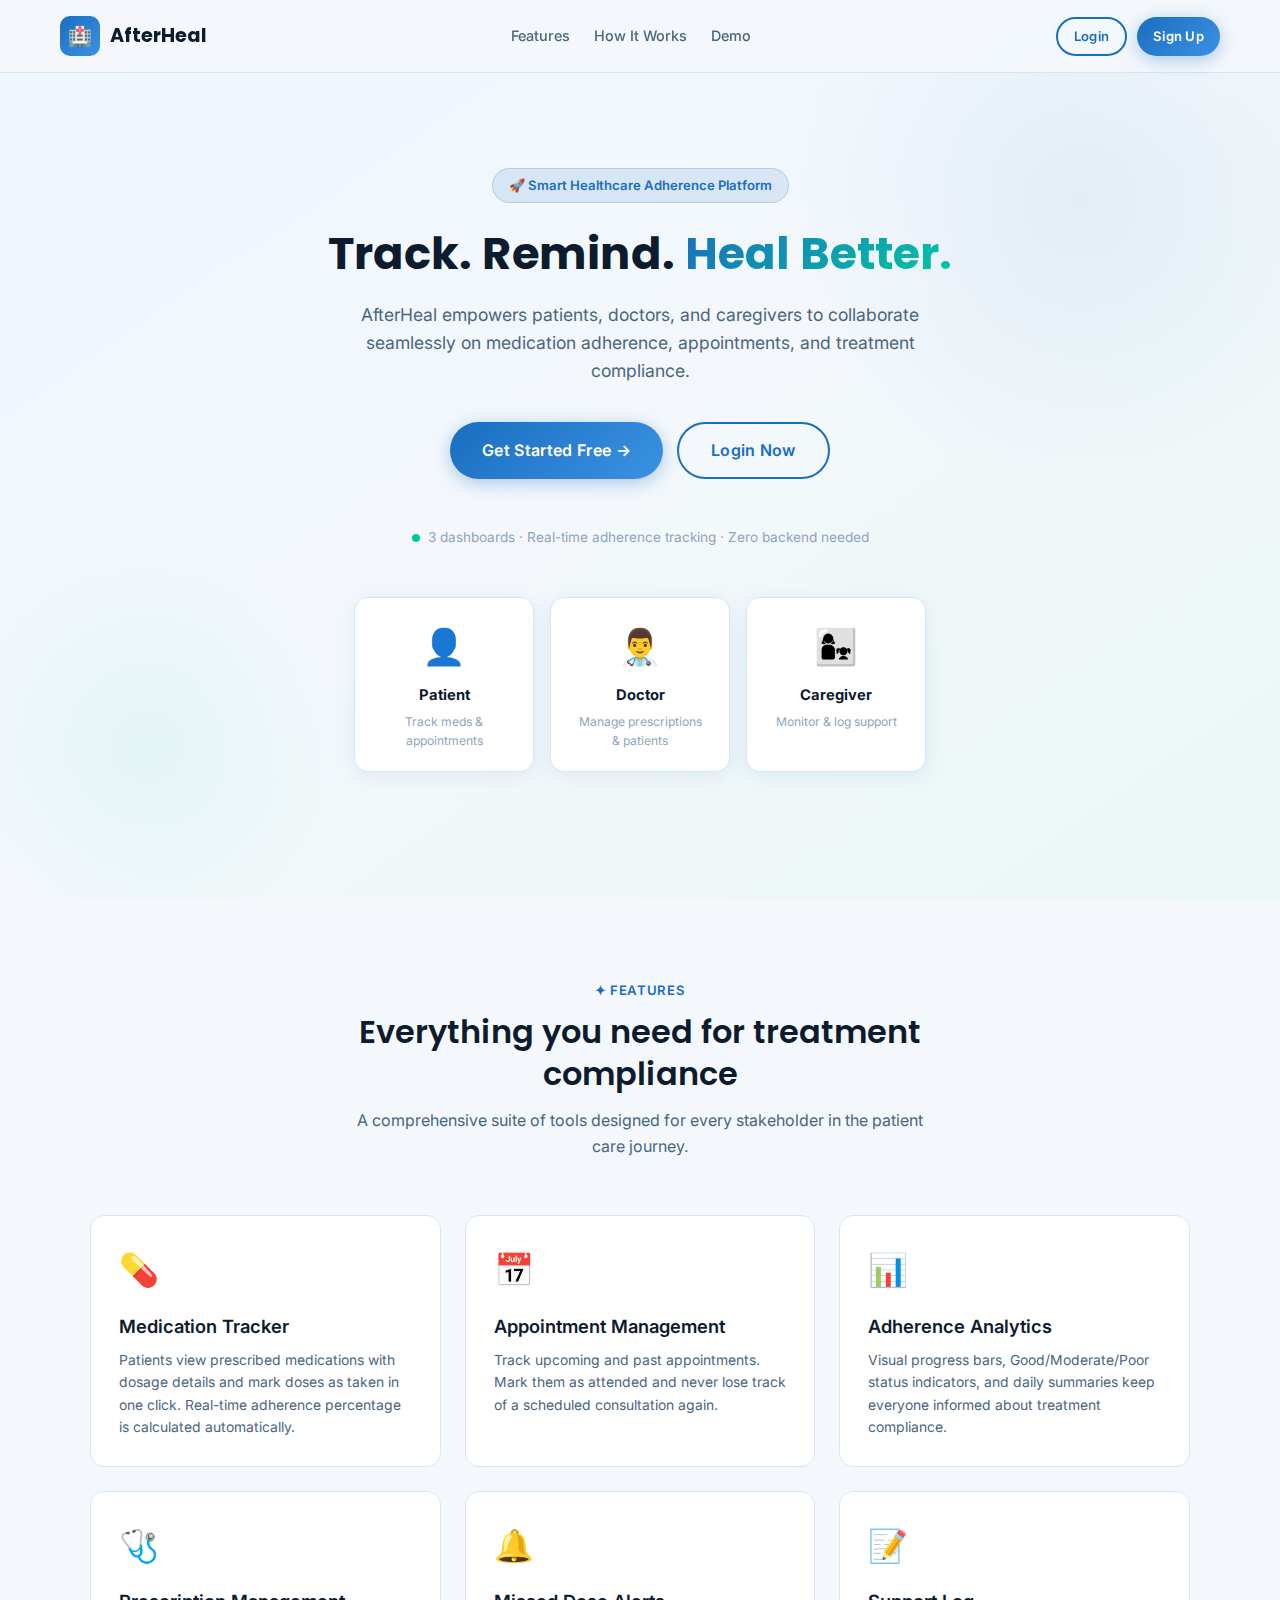
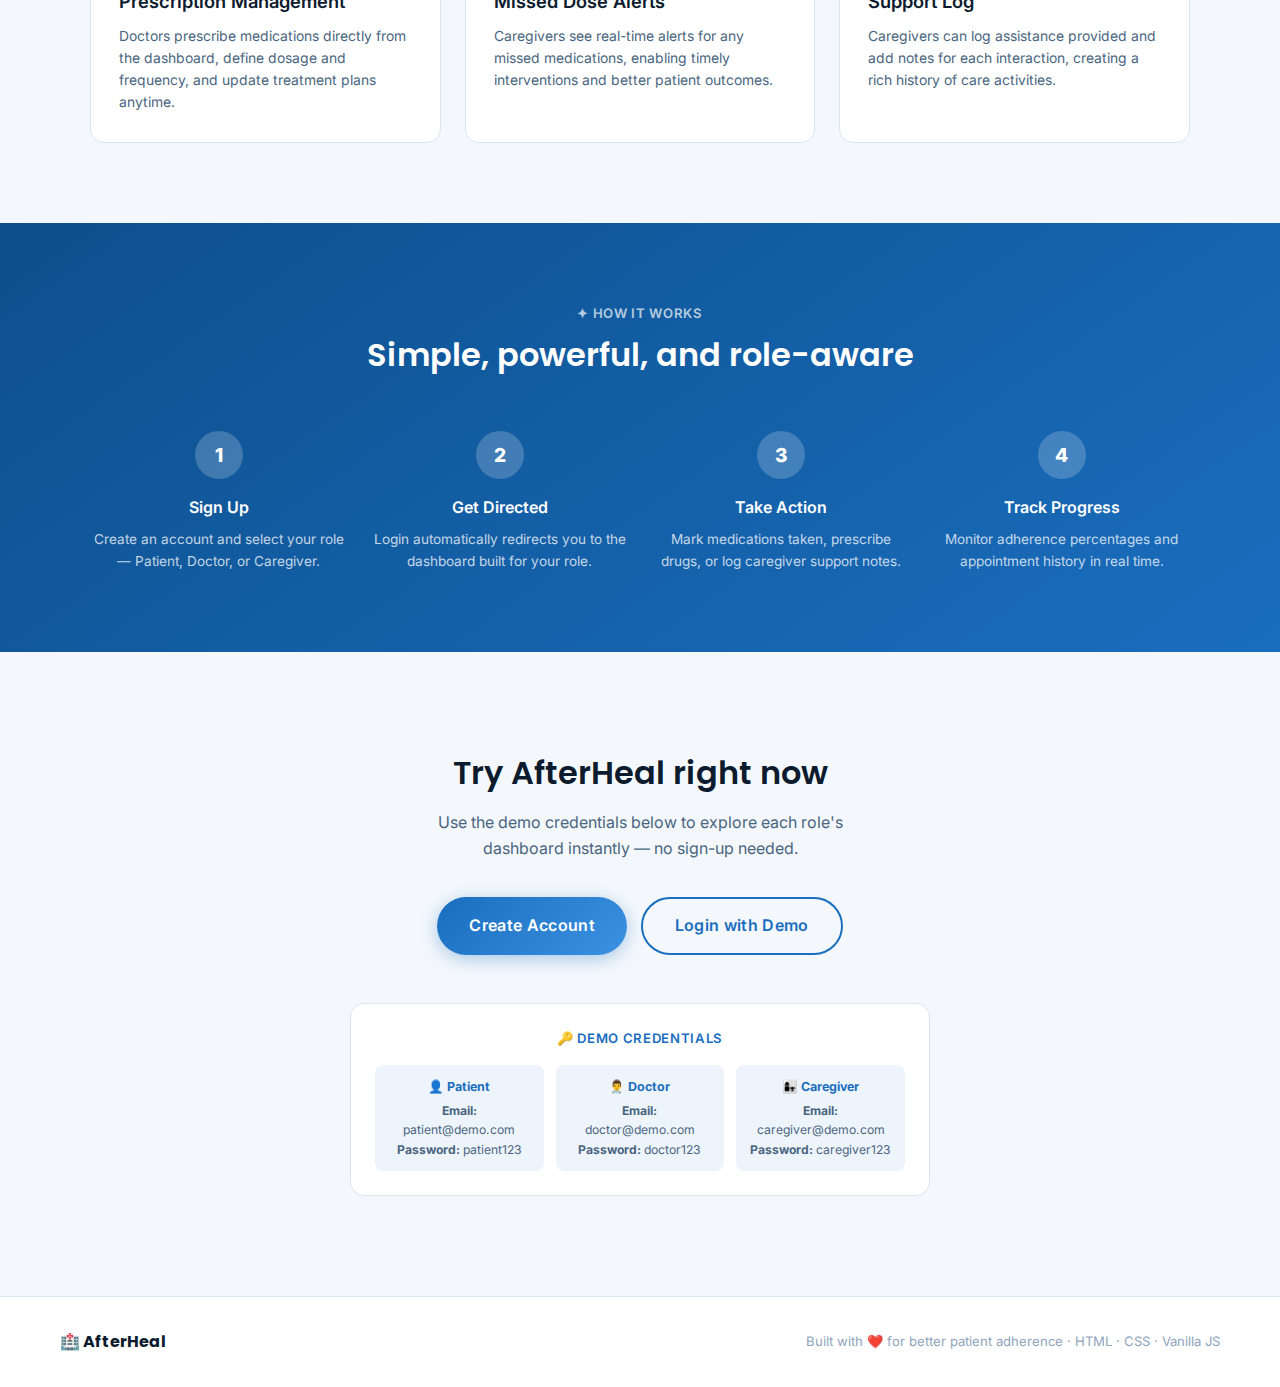
<file: index.html>
<!DOCTYPE html>
<html lang="en">
<head>
  <meta charset="UTF-8">
  <meta name="viewport" content="width=device-width, initial-scale=1.0">
  <title>AfterHeal – Patient Adherence System</title>
  <meta name="description" content="AfterHeal helps patients, doctors, and caregivers track medication adherence, appointments, and treatment compliance in one smart platform.">
  <link rel="stylesheet" href="styles/global.css">
  <style>
    /* ── Landing Page Styles ── */
    .landing-nav {
      position: fixed; top: 0; left: 0; right: 0; z-index: 100;
      display: flex; align-items: center; justify-content: space-between;
      padding: 16px 60px; background: rgba(244,248,252,0.85);
      backdrop-filter: blur(12px); border-bottom: 1px solid var(--border);
    }
    .nav-logo { display: flex; align-items: center; gap: 10px; }
    .nav-logo .logo-icon { width: 40px; height: 40px; background: linear-gradient(135deg,var(--primary),var(--primary-light)); border-radius: 10px; display:flex;align-items:center;justify-content:center; font-size:1.2rem; }
    .nav-logo .logo-name { font-family:'Poppins',sans-serif; font-weight:700; font-size:1.2rem; }
    .nav-links { display:flex; align-items:center; gap:24px; }
    .nav-links a { font-size:0.9rem; font-weight:500; color:var(--text-secondary); transition:var(--transition); }
    .nav-links a:hover { color:var(--primary); }
    .nav-cta { display:flex; gap:10px; }

    .hero {
      min-height: 100vh; display:flex; align-items:center; justify-content:center;
      padding: 120px 60px 80px;
      background: linear-gradient(145deg, #EEF6FF 0%, #F4F8FC 50%, #EBF7F4 100%);
      position: relative; overflow: hidden; text-align: center;
    }
    .hero::before {
      content:''; position:absolute; width:600px; height:600px; border-radius:50%;
      background: radial-gradient(circle, rgba(26,110,191,0.08), transparent 70%);
      top:-100px; right:-100px; pointer-events:none;
    }
    .hero::after {
      content:''; position:absolute; width:400px; height:400px; border-radius:50%;
      background: radial-gradient(circle, rgba(0,201,160,0.07), transparent 70%);
      bottom:-50px; left:-50px; pointer-events:none;
    }
    .hero-content { max-width: 720px; position:relative; z-index:1; }
    .hero-badge { display:inline-flex; align-items:center; gap:6px; background:var(--primary-glass); border:1px solid rgba(26,110,191,0.2); border-radius:var(--radius-full); padding:6px 16px; font-size:0.82rem; font-weight:600; color:var(--primary); margin-bottom:24px; }
    .hero h1 { margin-bottom:20px; }
    .hero h1 span { background:linear-gradient(135deg,var(--primary),var(--accent)); -webkit-background-clip:text; -webkit-text-fill-color:transparent; background-clip:text; }
    .hero p { font-size:1.1rem; max-width:560px; margin:0 auto 36px; color:var(--text-secondary); }
    .hero-cta { display:flex; gap:14px; justify-content:center; flex-wrap:wrap; margin-bottom:48px; }
    .hero-demo { display:flex; align-items:center; gap:8px; font-size:0.85rem; color:var(--text-muted); justify-content:center; }
    .demo-dot { width:8px; height:8px; border-radius:50%; background:var(--good); }

    .hero-cards { display:flex; gap:16px; justify-content:center; flex-wrap:wrap; margin-top:48px; }
    .hero-role-card {
      background:var(--surface); border:1px solid var(--border); border-radius:var(--radius-md);
      padding:20px 24px; width:180px; text-align:center; box-shadow:0 4px 20px var(--shadow);
      transition:var(--transition);
    }
    .hero-role-card:hover { transform:translateY(-4px); box-shadow:0 8px 32px var(--shadow-md); }
    .hero-role-card .role-emoji { font-size:2.2rem; margin-bottom:10px; }
    .hero-role-card .role-title { font-size:0.92rem; font-weight:700; margin-bottom:4px; }
    .hero-role-card .role-desc  { font-size:0.76rem; color:var(--text-muted); }

    .section { padding: 80px 60px; }
    .section-header { text-align:center; max-width:600px; margin:0 auto 56px; }
    .section-header h4 { color:var(--primary); margin-bottom:10px; font-size:0.82rem; }
    .section-header h2 { margin-bottom:14px; }

    .features-grid { display:grid; grid-template-columns:repeat(3,1fr); gap:24px; max-width:1100px; margin:0 auto; }
    .feature-card {
      background:var(--surface); border:1px solid var(--border); border-radius:var(--radius-md);
      padding:28px; transition:var(--transition);
    }
    .feature-card:hover { transform:translateY(-4px); box-shadow:0 8px 32px var(--shadow-md); border-color:var(--primary); }
    .feature-card .feat-icon { font-size:2rem; margin-bottom:16px; }
    .feature-card h3 { margin-bottom:8px; }
    .feature-card p  { font-size:0.87rem; }

    .how-section { background:linear-gradient(145deg,var(--primary-dark),var(--primary)); color:#fff; }
    .how-section .section-header h4 { color:rgba(255,255,255,0.7); }
    .how-section .section-header h2 { color:#fff; }
    .steps { display:grid; grid-template-columns:repeat(4,1fr); gap:24px; max-width:1100px; margin:0 auto; }
    .step { text-align:center; }
    .step-num { width:48px; height:48px; border-radius:50%; background:rgba(255,255,255,0.2); display:flex;align-items:center;justify-content:center; font-size:1.2rem; font-weight:800; margin:0 auto 16px; }
    .step h3 { color:#fff; margin-bottom:8px; font-size:1rem; }
    .step p  { color:rgba(255,255,255,0.75); font-size:0.85rem; }

    .cta-section { text-align:center; padding:100px 60px; }
    .cta-section h2 { margin-bottom:16px; }
    .cta-section p  { max-width:480px; margin:0 auto 36px; }

    .demo-box { background:var(--surface); border:1px solid var(--border); border-radius:var(--radius-md); padding:24px; max-width:580px; margin:40px auto 0; }
    .demo-box h4 { color:var(--primary); margin-bottom:16px; font-size:0.82rem; }
    .demo-creds { display:grid; grid-template-columns:repeat(3,1fr); gap:12px; }
    .demo-cred-item { background:var(--surface2); border-radius:var(--radius-sm); padding:12px; }
    .demo-cred-role { font-size:0.78rem; font-weight:700; color:var(--primary); margin-bottom:4px; }
    .demo-cred-info { font-size:0.76rem; color:var(--text-secondary); }

    footer { background:var(--surface); border-top:1px solid var(--border); padding:32px 60px; display:flex; align-items:center; justify-content:space-between; }
    footer .footer-brand { font-family:'Poppins',sans-serif; font-weight:700; font-size:1rem; }
    footer p { font-size:0.82rem; color:var(--text-muted); }

    @media (max-width:900px) {
      .landing-nav { padding:14px 24px; }
      .hero { padding:100px 24px 60px; }
      .section { padding:60px 24px; }
      .features-grid,.steps { grid-template-columns:1fr; }
      .demo-creds { grid-template-columns:1fr; }
      .hero-cards { gap:12px; }
      .hero-role-card { width:140px; }
      footer { flex-direction:column; gap:8px; text-align:center; padding:24px; }
    }
    @media (max-width:600px) {
      .nav-links { display:none; }
      .hero-cta { flex-direction:column; align-items:center; }
    }
  </style>
</head>
<body>
  <!-- Navigation -->
  <nav class="landing-nav">
    <div class="nav-logo">
      <div class="logo-icon">🏥</div>
      <div>
        <div class="logo-name">AfterHeal</div>
      </div>
    </div>
    <div class="nav-links">
      <a href="#features">Features</a>
      <a href="#how-it-works">How It Works</a>
      <a href="#demo">Demo</a>
    </div>
    <div class="nav-cta">
      <a href="login.html"  class="btn btn-outline btn-sm">Login</a>
      <a href="signup.html" class="btn btn-primary btn-sm">Sign Up</a>
    </div>
  </nav>

  <!-- Hero -->
  <section class="hero">
    <div class="hero-content animate-in">
      <div class="hero-badge">🚀 Smart Healthcare Adherence Platform</div>
      <h1>Track. Remind. <span>Heal Better.</span></h1>
      <p>AfterHeal empowers patients, doctors, and caregivers to collaborate seamlessly on medication adherence, appointments, and treatment compliance.</p>
      <div class="hero-cta">
        <a href="signup.html" class="btn btn-primary btn-lg">Get Started Free →</a>
        <a href="login.html"  class="btn btn-outline btn-lg">Login Now</a>
      </div>
      <div class="hero-demo">
        <div class="demo-dot pulse"></div>
        <span>3 dashboards · Real-time adherence tracking · Zero backend needed</span>
      </div>
      <div class="hero-cards">
        <div class="hero-role-card">
          <div class="role-emoji">👤</div>
          <div class="role-title">Patient</div>
          <div class="role-desc">Track meds & appointments</div>
        </div>
        <div class="hero-role-card">
          <div class="role-emoji">👨‍⚕️</div>
          <div class="role-title">Doctor</div>
          <div class="role-desc">Manage prescriptions & patients</div>
        </div>
        <div class="hero-role-card">
          <div class="role-emoji">👩‍👧</div>
          <div class="role-title">Caregiver</div>
          <div class="role-desc">Monitor & log support</div>
        </div>
      </div>
    </div>
  </section>

  <!-- Features -->
  <section class="section" id="features">
    <div class="section-header">
      <h4>✦ FEATURES</h4>
      <h2>Everything you need for treatment compliance</h2>
      <p>A comprehensive suite of tools designed for every stakeholder in the patient care journey.</p>
    </div>
    <div class="features-grid">
      <div class="feature-card">
        <div class="feat-icon">💊</div>
        <h3>Medication Tracker</h3>
        <p>Patients view prescribed medications with dosage details and mark doses as taken in one click. Real-time adherence percentage is calculated automatically.</p>
      </div>
      <div class="feature-card">
        <div class="feat-icon">📅</div>
        <h3>Appointment Management</h3>
        <p>Track upcoming and past appointments. Mark them as attended and never lose track of a scheduled consultation again.</p>
      </div>
      <div class="feature-card">
        <div class="feat-icon">📊</div>
        <h3>Adherence Analytics</h3>
        <p>Visual progress bars, Good/Moderate/Poor status indicators, and daily summaries keep everyone informed about treatment compliance.</p>
      </div>
      <div class="feature-card">
        <div class="feat-icon">🩺</div>
        <h3>Prescription Management</h3>
        <p>Doctors prescribe medications directly from the dashboard, define dosage and frequency, and update treatment plans anytime.</p>
      </div>
      <div class="feature-card">
        <div class="feat-icon">🔔</div>
        <h3>Missed Dose Alerts</h3>
        <p>Caregivers see real-time alerts for any missed medications, enabling timely interventions and better patient outcomes.</p>
      </div>
      <div class="feature-card">
        <div class="feat-icon">📝</div>
        <h3>Support Log</h3>
        <p>Caregivers can log assistance provided and add notes for each interaction, creating a rich history of care activities.</p>
      </div>
    </div>
  </section>

  <!-- How It Works -->
  <section class="section how-section" id="how-it-works">
    <div class="section-header">
      <h4>✦ HOW IT WORKS</h4>
      <h2>Simple, powerful, and role-aware</h2>
    </div>
    <div class="steps">
      <div class="step">
        <div class="step-num">1</div>
        <h3>Sign Up</h3>
        <p>Create an account and select your role — Patient, Doctor, or Caregiver.</p>
      </div>
      <div class="step">
        <div class="step-num">2</div>
        <h3>Get Directed</h3>
        <p>Login automatically redirects you to the dashboard built for your role.</p>
      </div>
      <div class="step">
        <div class="step-num">3</div>
        <h3>Take Action</h3>
        <p>Mark medications taken, prescribe drugs, or log caregiver support notes.</p>
      </div>
      <div class="step">
        <div class="step-num">4</div>
        <h3>Track Progress</h3>
        <p>Monitor adherence percentages and appointment history in real time.</p>
      </div>
    </div>
  </section>

  <!-- CTA + Demo -->
  <section class="cta-section section" id="demo">
    <h2>Try AfterHeal right now</h2>
    <p>Use the demo credentials below to explore each role's dashboard instantly — no sign-up needed.</p>
    <div class="hero-cta">
      <a href="signup.html" class="btn btn-primary btn-lg">Create Account</a>
      <a href="login.html"  class="btn btn-outline btn-lg">Login with Demo</a>
    </div>
    <div class="demo-box">
      <h4>🔑 DEMO CREDENTIALS</h4>
      <div class="demo-creds">
        <div class="demo-cred-item">
          <div class="demo-cred-role">👤 Patient</div>
          <div class="demo-cred-info"><strong>Email:</strong> patient@demo.com</div>
          <div class="demo-cred-info"><strong>Password:</strong> patient123</div>
        </div>
        <div class="demo-cred-item">
          <div class="demo-cred-role">👨‍⚕️ Doctor</div>
          <div class="demo-cred-info"><strong>Email:</strong> doctor@demo.com</div>
          <div class="demo-cred-info"><strong>Password:</strong> doctor123</div>
        </div>
        <div class="demo-cred-item">
          <div class="demo-cred-role">👩‍👧 Caregiver</div>
          <div class="demo-cred-info"><strong>Email:</strong> caregiver@demo.com</div>
          <div class="demo-cred-info"><strong>Password:</strong> caregiver123</div>
        </div>
      </div>
    </div>
  </section>

  <!-- Footer -->
  <footer>
    <div class="footer-brand">🏥 AfterHeal</div>
    <p>Built with ❤️ for better patient adherence · HTML · CSS · Vanilla JS</p>
  </footer>

  <script src="scripts/auth.js"></script>
</body>
</html>
</file>
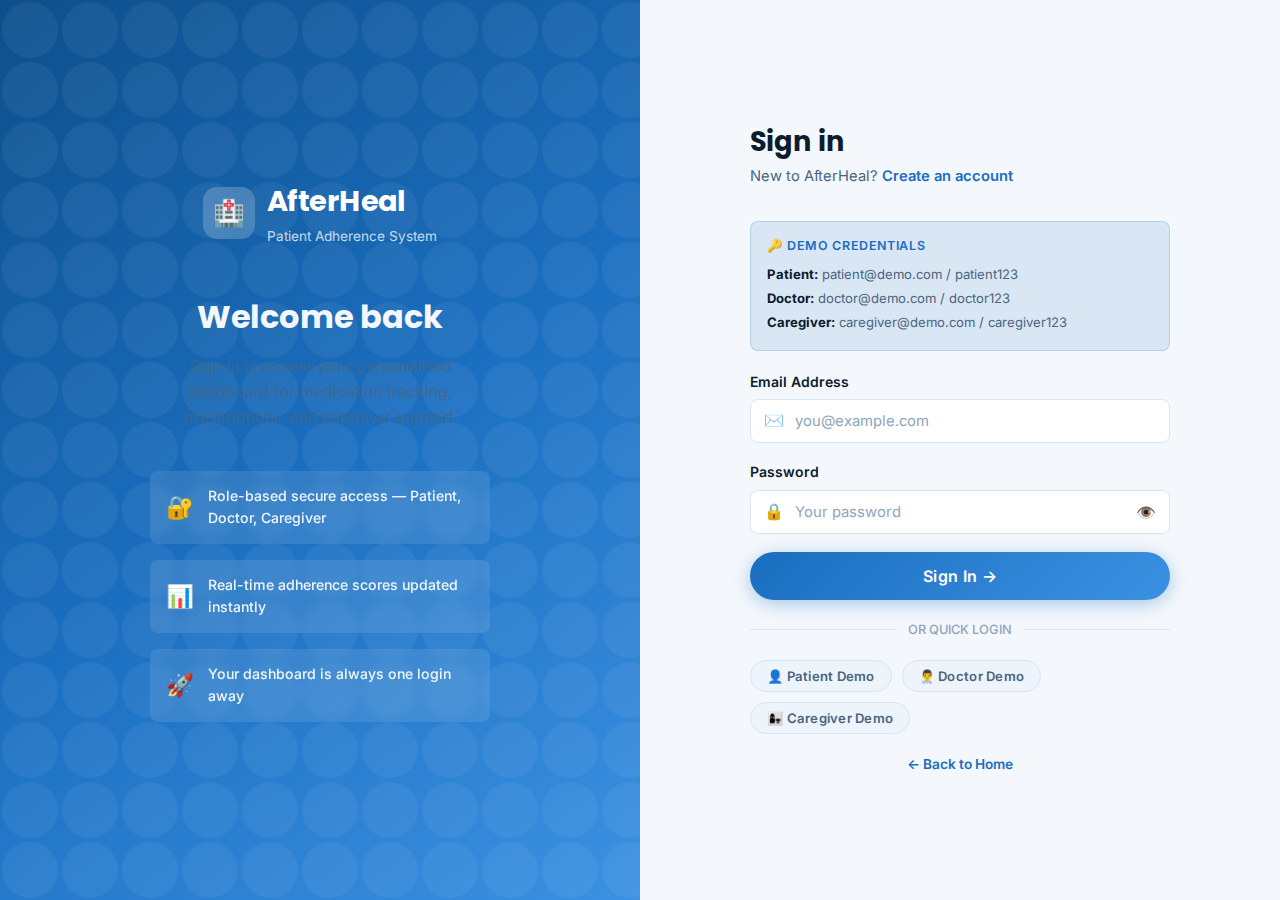
<file: caregiver-dashboard.html>
<!DOCTYPE html>
<html lang="en">

<head>
    <meta charset="UTF-8">
    <meta name="viewport" content="width=device-width, initial-scale=1.0">
    <title>Caregiver Dashboard – AfterHeal</title>
    <meta name="description" content="Monitor patient adherence, view missed dose alerts, and log caregiver support.">
    <link rel="stylesheet" href="styles/global.css">
    <link rel="stylesheet" href="styles/dashboard.css">
    <style>
        /* Non-dismissible caregiver alert banner */
        .cg-alert-banner {
            display: none;
            align-items: flex-start;
            gap: 16px;
            background: linear-gradient(135deg, #FFF0F0, #FFF8F8);
            border: 2px solid var(--poor);
            border-radius: var(--radius);
            padding: 16px 20px;
            margin: 16px 20px 0;
            color: #7D1A1A;
        }

        .cg-alert-banner .cg-banner-icon {
            font-size: 1.6rem;
            flex-shrink: 0;
            margin-top: 2px;
        }

        .cg-alert-banner .cg-banner-body {
            flex: 1;
        }

        .cg-alert-banner .cg-banner-actions {
            display: flex;
            gap: 8px;
            flex-shrink: 0;
            flex-wrap: wrap;
        }

        .log-unack {
            border-left: 3px solid var(--poor);
        }

        .alert-log-card {
            background: var(--surface);
            border: 1px solid var(--border);
            border-radius: var(--radius-sm);
            padding: 14px 16px;
            margin-bottom: 10px;
        }
    </style>
</head>

<body class="theme-caregiver">
    <div class="sidebar-overlay" id="sidebar-overlay"></div>

    <div class="dashboard-shell">
        <!-- Sidebar -->
        <aside class="sidebar" id="sidebar">
            <div class="sidebar-logo">
                <div class="sidebar-logo-icon theme-caregiver"
                    style="background:rgba(108,92,231,0.15);color:var(--caregiver-color)">🏥</div>
                <div>
                    <div class="sidebar-logo-text">AfterHeal</div>
                    <div class="sidebar-logo-sub">Caregiver Portal</div>
                </div>
            </div>
            <div class="sidebar-user">
                <div class="sidebar-avatar" id="sidebar-avatar" style="background:var(--caregiver-color)">C</div>
                <div>
                    <div class="sidebar-user-name" id="sidebar-user-name">Caregiver</div>
                    <div class="sidebar-user-role" id="sidebar-user-role">caregiver</div>
                </div>
            </div>
            <nav class="sidebar-nav">
                <div class="nav-group-label">Care Management</div>
                <button class="nav-link active" data-section="section-overview">
                    <span class="nav-icon">🏠</span> Overview
                </button>
                <button class="nav-link" data-section="section-patients">
                    <span class="nav-icon">👤</span> Patient Overview
                </button>
                <button class="nav-link" data-section="section-alerts">
                    <span class="nav-icon">🔔</span> Missed Dose Alerts
                    <span class="nav-badge" id="nav-alert-badge"></span>
                </button>
                <button class="nav-link" data-section="section-my-alerts">
                    <span class="nav-icon">🚨</span> My Received Alerts
                    <span class="nav-badge" id="cg-alert-badge" style="background:var(--poor)"></span>
                </button>
                <button class="nav-link" data-section="section-log">
                    <span class="nav-icon">📝</span> Support Log
                </button>
            </nav>
            <div class="sidebar-footer">
                <button class="logout-btn"><span>🚪</span> Logout</button>
            </div>
        </aside>

        <!-- Main -->
        <div class="main-content">
            <header class="topbar">
                <div class="topbar-left">
                    <button class="hamburger-btn" id="hamburger-btn">☰</button>
                    <div>
                        <div class="topbar-title" id="topbar-greeting">Welcome 👋</div>
                        <div class="topbar-subtitle">Caregiver Dashboard</div>
                    </div>
                </div>
                <div class="topbar-right">
                    <div class="topbar-date" id="topbar-date"></div>
                    <button class="btn btn-outline btn-sm logout-btn">Logout</button>
                </div>
            </header>

            <main class="page-content">

                <!-- ⚠️ NON-DISMISSIBLE CAREGIVER ALERT BANNER ──────────────────────────
                     This banner is shown whenever there are unacknowledged missed-dose
                     alert logs directed at this caregiver. It cannot be closed — it
                     disappears only when the caregiver clicks "Acknowledge All".
                     This is critical for medical accountability.
                ─────────────────────────────────────────────────────────────────── -->
                <div class="cg-alert-banner" id="cg-alert-banner">
                    <div class="cg-banner-icon">🚨</div>
                    <div class="cg-banner-body" id="cg-alert-banner-text">
                        <strong>⚠️ Unacknowledged Missed-Dose Alerts</strong>
                        <p style="font-size:0.85rem;margin-top:4px">You have patients with unacknowledged missed doses.
                            Please review and acknowledge.</p>
                    </div>
                    <div class="cg-banner-actions">
                        <button class="btn btn-danger btn-sm" onclick="acknowledgeAllCgLogs()">✓ Acknowledge
                            All</button>
                        <button class="btn btn-outline btn-sm" style="border-color:var(--poor);color:var(--poor)"
                            onclick="document.querySelector('[data-section=section-my-alerts]').click()">
                            View Alerts
                        </button>
                    </div>
                </div>
                <!-- ── Overview ── -->
                <section class="dashboard-section" id="section-overview">
                    <div class="page-header">
                        <h2>Caregiver Overview</h2>
                        <p>Your care summary — patients assigned, missed doses, and support activity.</p>
                    </div>
                    <div class="stats-grid">
                        <div class="stat-card">
                            <div class="stat-icon stat-icon-purple">👤</div>
                            <div class="stat-info">
                                <div class="stat-value" id="stat-assigned">0</div>
                                <div class="stat-label">Patients Assigned</div>
                            </div>
                        </div>
                        <div class="stat-card">
                            <div class="stat-icon stat-icon-orange">⚠️</div>
                            <div class="stat-info">
                                <div class="stat-value" id="stat-missed-d">0</div>
                                <div class="stat-label">Total Missed Doses</div>
                            </div>
                        </div>
                        <div class="stat-card">
                            <div class="stat-icon stat-icon-green">📊</div>
                            <div class="stat-info">
                                <div class="stat-value" id="stat-avg-adh">--%</div>
                                <div class="stat-label">Avg. Adherence</div>
                            </div>
                        </div>
                        <div class="stat-card">
                            <div class="stat-icon stat-icon-blue">📝</div>
                            <div class="stat-info">
                                <div class="stat-value" id="stat-logs">0</div>
                                <div class="stat-label">Support Logs</div>
                            </div>
                        </div>
                    </div>

                    <!-- Alert preview -->
                    <div class="card-flat mb-16">
                        <div class="section-title">
                            <h3>⚠️ Recent Missed Doses</h3>
                            <button class="btn btn-outline btn-sm"
                                onclick="document.querySelector('[data-section=section-alerts]').click()">View
                                All</button>
                        </div>
                        <div id="alerts-preview"></div>
                    </div>

                    <!-- Quick Log -->
                    <div class="card-flat">
                        <h3 style="margin-bottom:16px;padding-bottom:12px;border-bottom:1px solid var(--border)">📝
                            Quick Support Note</h3>
                        <form id="quick-log-form" novalidate>
                            <div style="display:grid;grid-template-columns:1fr 2fr auto;gap:12px;align-items:end">
                                <div class="form-group" style="margin:0">
                                    <label class="form-label">Patient</label>
                                    <select id="quick-log-patient" class="form-control">
                                        <option value="">Select…</option>
                                    </select>
                                </div>
                                <div class="form-group" style="margin:0">
                                    <label class="form-label">Note</label>
                                    <input id="quick-log-note" type="text" class="form-control"
                                        placeholder="e.g. Assisted with morning medications…">
                                </div>
                                <button type="submit" class="btn btn-accent">Log</button>
                            </div>
                        </form>
                    </div>
                </section>

                <!-- ── Patient Overview ── -->
                <section class="dashboard-section" id="section-patients" style="display:none">
                    <div class="page-header">
                        <h2>Patient Overview</h2>
                        <p>Monitor assigned patients' medication schedules and adherence status.</p>
                    </div>
                    <div id="patient-overview">
                        <div class="empty-state">
                            <div class="empty-icon">👤</div>
                            <p>Loading patients…</p>
                        </div>
                    </div>
                </section>

                <!-- ── Missed Dose Alerts ── -->
                <section class="dashboard-section" id="section-alerts" style="display:none">
                    <div class="page-header">
                        <h2>Missed Dose Alerts</h2>
                        <p>Real-time alerts for any overdue medications across your assigned patients.</p>
                    </div>
                    <div id="missed-alerts">
                        <div class="empty-state">
                            <div class="empty-icon">🔔</div>
                            <p>Loading alerts…</p>
                        </div>
                    </div>
                </section>

                <!-- ── My Received Alerts (Caregiver Alert Log) ── -->
                <section class="dashboard-section" id="section-my-alerts" style="display:none">
                    <div class="page-header">
                        <h2>🚨 My Received Alerts</h2>
                        <p>All missed-dose alert notifications directed to you. Must be acknowledged for medical
                            accountability.</p>
                    </div>
                    <div style="display:flex;gap:10px;margin-bottom:16px;flex-wrap:wrap;align-items:center">
                        <button class="btn btn-danger" onclick="acknowledgeAllCgLogs()">✓ Acknowledge All</button>
                        <span style="font-size:0.83rem;color:var(--text-muted)">
                            ⚠️ Unacknowledged alerts are shown in the red banner at the top of every page.
                        </span>
                    </div>
                    <div id="cg-alert-panel-list">
                        <div class="empty-state">
                            <div class="empty-icon">✅</div>
                            <p>No alerts received yet.</p>
                        </div>
                    </div>
                </section>

                <!-- ── Support Log ── -->
                <section class="dashboard-section" id="section-log" style="display:none">
                    <div class="page-header">
                        <h2>Support Log</h2>
                        <p>Record assistance provided and add notes for each patient interaction.</p>
                    </div>
                    <div class="form-panel mb-24">
                        <h3>📝 Add Support Note</h3>
                        <form id="log-form" novalidate>
                            <input type="hidden" id="log-patient-id">
                            <div class="form-group">
                                <label class="form-label">Patient</label>
                                <select id="log-select-patient" class="form-control">
                                    <option value="">Select patient…</option>
                                </select>
                            </div>
                            <div class="form-group">
                                <label class="form-label">Support Note</label>
                                <input id="log-note" type="text" class="form-control"
                                    placeholder="Describe the assistance provided…" required>
                            </div>
                            <button type="submit" class="btn btn-accent">📝 Save Note</button>
                        </form>
                    </div>

                    <div class="section-title">
                        <h3>Log History</h3>
                    </div>
                    <div id="support-log">
                        <div class="empty-state">
                            <div class="empty-icon">📋</div>
                            <p>No log entries yet.</p>
                        </div>
                    </div>
                </section>
            </main>
        </div>
    </div>

    <!-- ── Med Schedule Modal ── -->
    <div class="modal-overlay" id="schedule-modal">
        <div class="modal" style="max-width:600px;max-height:90vh;overflow-y:auto">
            <div class="modal-header">
                <h3 id="schedule-modal-title">Medication Schedule</h3>
                <button class="modal-close" onclick="closeModal('schedule-modal')">✕</button>
            </div>
            <div id="schedule-content"></div>
        </div>
    </div>

    <!-- ── Log Support Modal ── -->
    <div class="modal-overlay" id="log-modal">
        <div class="modal">
            <div class="modal-header">
                <h3>📝 Log Support for <span id="log-patient-name">Patient</span></h3>
                <button class="modal-close" onclick="closeModal('log-modal')">✕</button>
            </div>
            <form id="log-form-modal" novalidate>
                <div class="form-group">
                    <label class="form-label">Support Note</label>
                    <input id="log-note" type="text" class="form-control" placeholder="e.g. Assisted with medications…"
                        required>
                </div>
                <div style="display:flex;gap:10px">
                    <button type="submit" class="btn btn-accent flex-1">Save Note</button>
                    <button type="button" class="btn btn-ghost" onclick="closeModal('log-modal')">Cancel</button>
                </div>
            </form>
        </div>
    </div>

    <script src="scripts/auth.js"></script>
    <script src="scripts/caregiver.js"></script>
    <script>
        // Sync alerts preview to overview section
        document.addEventListener('DOMContentLoaded', () => {
            setTimeout(() => {
                const full = document.getElementById('missed-alerts');
                const preview = document.getElementById('alerts-preview');
                if (full && preview) {
                    const banners = full.querySelectorAll('.alert-banner');
                    const first3 = Array.from(banners).slice(0, 3);
                    preview.innerHTML = first3.map(b => b.outerHTML).join('') || '<div class="empty-state"><div class="empty-icon">✅</div><p>No missed doses!</p></div>';
                }
            }, 700);
            setInterval(() => {
                const full = document.getElementById('missed-alerts');
                const preview = document.getElementById('alerts-preview');
                if (full && preview) {
                    const banners = full.querySelectorAll('.alert-banner');
                    const first3 = Array.from(banners).slice(0, 3);
                    if (first3.length) preview.innerHTML = first3.map(b => b.outerHTML).join('');
                }
            }, 3000);
        });
    </script>
</body>

</html>
</file>
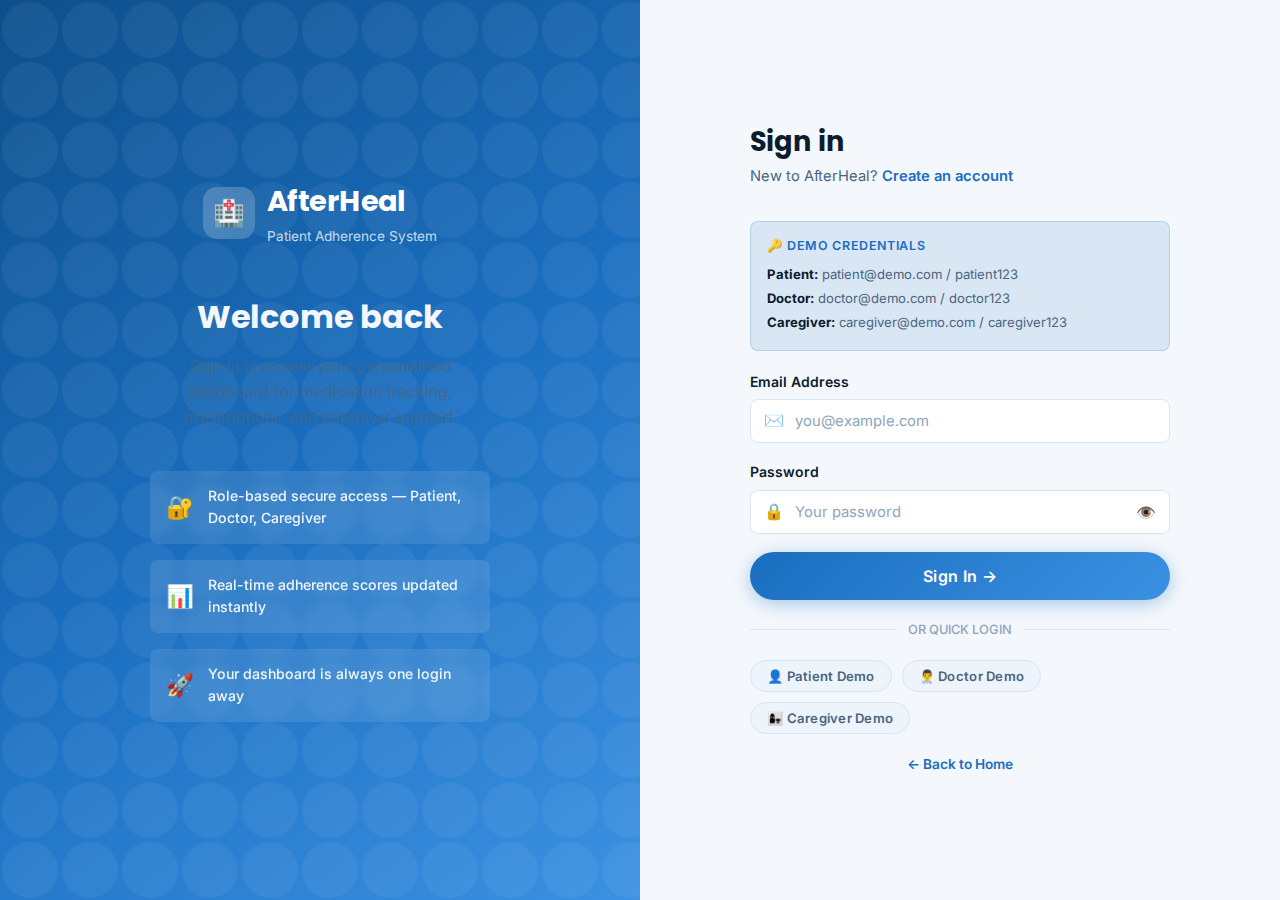
<file: doctor-dashboard.html>
<!DOCTYPE html>
<html lang="en">

<head>
    <meta charset="UTF-8">
    <meta name="viewport" content="width=device-width, initial-scale=1.0">
    <title>Doctor Dashboard – AfterHeal</title>
    <meta name="description" content="Manage patients, prescriptions, documents, and monitor treatment adherence.">
    <link rel="stylesheet" href="styles/global.css">
    <link rel="stylesheet" href="styles/dashboard.css">
    <style>
        /* ── Doctor-specific enhancements ─────────────────────── */

        /* Patient row hover + selected state */
        .selectable-patient {
            transition: background 0.18s, box-shadow 0.18s;
        }

        .selectable-patient:hover {
            background: var(--primary-light, #EBF5FF);
        }

        .patient-selected {
            background: var(--primary-light, #EBF5FF) !important;
            box-shadow: inset 3px 0 0 var(--primary);
        }

        /* Prompt banners (select-patient prompts) */
        .select-patient-prompt {
            display: flex;
            align-items: center;
            gap: 14px;
            background: linear-gradient(135deg, #EBF5FF, #F0F9FF);
            border: 1.5px dashed var(--primary);
            border-radius: var(--radius);
            padding: 24px 28px;
            margin-bottom: 24px;
            color: var(--text-secondary);
        }

        .select-patient-prompt .prompt-icon {
            font-size: 2.4rem;
            flex-shrink: 0;
        }

        .select-patient-prompt h3 {
            margin: 0 0 4px;
            color: var(--primary);
            font-size: 1rem;
        }

        .select-patient-prompt p {
            margin: 0;
            font-size: 0.85rem;
        }

        /* Sub-tabs inside a section */
        .section-subtabs {
            display: flex;
            gap: 4px;
            border-bottom: 2px solid var(--border);
            margin-bottom: 20px;
        }

        .section-subtab {
            padding: 8px 18px;
            font-size: 0.85rem;
            font-weight: 600;
            border: none;
            background: transparent;
            cursor: pointer;
            border-radius: var(--radius-sm) var(--radius-sm) 0 0;
            color: var(--text-muted);
            transition: all 0.18s;
        }

        .section-subtab.active {
            color: var(--primary);
            border-bottom: 2.5px solid var(--primary);
            background: var(--surface2);
        }

        .section-subtab:hover:not(.active) {
            background: var(--surface2);
        }

        .subtab-panel {
            display: none;
        }

        .subtab-panel.active {
            display: block;
        }

        /* Document grid */
        .doc-grid {
            display: grid;
            grid-template-columns: repeat(auto-fill, minmax(300px, 1fr));
            gap: 14px;
        }

        .doc-card {
            background: var(--surface);
            border: 1px solid var(--border);
            border-radius: var(--radius);
            padding: 18px;
            display: flex;
            gap: 14px;
            align-items: flex-start;
            transition: box-shadow 0.18s, transform 0.18s;
        }

        .doc-card:hover {
            box-shadow: var(--shadow-md);
            transform: translateY(-2px);
        }

        .doc-icon {
            width: 46px;
            height: 46px;
            border-radius: var(--radius-sm);
            flex-shrink: 0;
            display: flex;
            align-items: center;
            justify-content: center;
            font-size: 1.5rem;
        }

        .doc-info {
            flex: 1;
            min-width: 0;
        }

        .doc-name {
            font-weight: 700;
            font-size: 0.9rem;
            margin-bottom: 6px;
            white-space: nowrap;
            overflow: hidden;
            text-overflow: ellipsis;
        }

        .doc-meta {
            display: flex;
            gap: 8px;
            align-items: center;
            flex-wrap: wrap;
            margin-bottom: 6px;
        }

        .doc-notes {
            font-size: 0.78rem;
            color: var(--text-muted);
            line-height: 1.45;
            border-top: 1px solid var(--border);
            padding-top: 6px;
            margin-top: 6px;
        }

        .doc-actions {
            display: flex;
            flex-direction: column;
            gap: 6px;
            flex-shrink: 0;
        }

        /* 7-day adherence trend cells */
        .trend-cell {
            width: 32px;
            height: 22px;
            border-radius: 4px;
        }

        .trend-taken {
            background: var(--good, #00B894);
        }

        .trend-partial {
            background: var(--moderate, #F0A500);
        }

        .trend-missed {
            background: var(--poor, #E74C3C);
        }

        .trend-future {
            background: var(--border);
        }

        .trend-none {
            background: transparent;
            border: 1px dashed var(--border);
        }

        /* Adherence per-patient panel */
        .adh-big-num {
            font-size: 3.5rem;
            font-weight: 900;
            line-height: 1;
        }

        .adh-overview {
            display: flex;
            gap: 24px;
            align-items: center;
            margin-bottom: 24px;
            flex-wrap: wrap;
        }

        .adh-overview .adh-details {
            flex: 1;
            min-width: 200px;
        }

        /* Selected patient banner (inside Rx/Adherence sections) */
        .patient-scope-header {
            display: flex;
            align-items: center;
            gap: 12px;
            background: var(--surface2);
            border: 1px solid var(--border);
            border-radius: var(--radius-sm);
            padding: 12px 16px;
            margin-bottom: 20px;
        }

        .patient-scope-header .scope-avatar {
            width: 40px;
            height: 40px;
            border-radius: 50%;
            background: var(--doctor-color, #0A81D1);
            color: #fff;
            display: flex;
            align-items: center;
            justify-content: center;
            font-weight: 700;
            font-size: 1.1rem;
            flex-shrink: 0;
        }

        .patient-scope-header .scope-meta {
            flex: 1;
        }

        .patient-scope-header .scope-name {
            font-weight: 700;
            font-size: 0.95rem;
        }

        .patient-scope-header .scope-label {
            font-size: 0.75rem;
            color: var(--text-muted);
        }

        /* Section divider */
        .section-divider {
            border: none;
            border-top: 1px solid var(--border);
            margin: 20px 0;
        }

        /* Trend legend */
        .trend-legend {
            display: flex;
            gap: 14px;
            flex-wrap: wrap;
            font-size: 0.75rem;
            color: var(--text-muted);
            margin-top: 12px;
        }

        .trend-legend span {
            display: flex;
            align-items: center;
            gap: 5px;
        }

        .trend-sample {
            width: 14px;
            height: 14px;
            border-radius: 3px;
            display: inline-block;
        }
    </style>
</head>

<body class="theme-doctor">
    <div class="sidebar-overlay" id="sidebar-overlay"></div>

    <div class="dashboard-shell">
        <!-- ══ SIDEBAR ══════════════════════════════════════════════════════ -->
        <aside class="sidebar" id="sidebar">
            <div class="sidebar-logo">
                <div class="sidebar-logo-icon theme-doctor">🏥</div>
                <div>
                    <div class="sidebar-logo-text">AfterHeal</div>
                    <div class="sidebar-logo-sub">Doctor Portal</div>
                </div>
            </div>
            <div class="sidebar-user">
                <div class="sidebar-avatar" id="sidebar-avatar" style="background:var(--doctor-color)">D</div>
                <div>
                    <div class="sidebar-user-name" id="sidebar-user-name">Doctor</div>
                    <div class="sidebar-user-role" id="sidebar-user-role">Doctor</div>
                </div>
            </div>
            <nav class="sidebar-nav">
                <div class="nav-group-label">Management</div>
                <button class="nav-link active" data-section="section-overview">
                    <span class="nav-icon">🏠</span> Overview
                </button>
                <button class="nav-link" data-section="section-patients">
                    <span class="nav-icon">👤</span> My Patients
                </button>
                <button class="nav-link" data-section="section-prescriptions">
                    <span class="nav-icon">💊</span> Prescriptions
                </button>
                <button class="nav-link" data-section="section-adherence">
                    <span class="nav-icon">📊</span> Adherence Monitor
                </button>
                <button class="nav-link" data-section="section-appointments">
                    <span class="nav-icon">📅</span> Schedule Appointment
                </button>
            </nav>
            <div class="sidebar-footer">
                <button class="logout-btn"><span>🚪</span> Logout</button>
            </div>
        </aside>

        <!-- ══ MAIN CONTENT ═════════════════════════════════════════════════ -->
        <div class="main-content">
            <!-- Topbar -->
            <header class="topbar">
                <div class="topbar-left">
                    <button class="hamburger-btn" id="hamburger-btn" aria-label="Toggle menu">☰</button>
                    <div>
                        <div class="topbar-title" id="topbar-greeting">Welcome 👋</div>
                        <div class="topbar-subtitle">Doctor Dashboard</div>
                    </div>
                </div>
                <div class="topbar-right">
                    <div class="topbar-date" id="topbar-date"></div>
                    <button class="btn btn-outline btn-sm logout-btn">Logout</button>
                </div>
            </header>

            <main class="page-content">

                <!-- ══════════════════════════════════════════════════════════════
          ── SECTION: OVERVIEW
        ══════════════════════════════════════════════════════════════ -->
                <section class="dashboard-section" id="section-overview">
                    <div class="page-header">
                        <h2>Doctor Overview</h2>
                        <p>Practice summary and adherence at a glance. Click a patient to select them.</p>
                    </div>

                    <!-- Stats grid -->
                    <div class="stats-grid">
                        <div class="stat-card">
                            <div class="stat-icon stat-icon-blue">👤</div>
                            <div class="stat-info">
                                <div class="stat-value" id="stat-patients">0</div>
                                <div class="stat-label">Total Patients</div>
                            </div>
                        </div>
                        <div class="stat-card">
                            <div class="stat-icon stat-icon-green">💊</div>
                            <div class="stat-info">
                                <div class="stat-value" id="stat-meds-total">0</div>
                                <div class="stat-label">Active Prescriptions</div>
                            </div>
                        </div>
                        <div class="stat-card">
                            <div class="stat-icon stat-icon-orange">⚠️</div>
                            <div class="stat-info">
                                <div class="stat-value" id="stat-poor">0</div>
                                <div class="stat-label">Poor Adherence</div>
                            </div>
                        </div>
                        <div class="stat-card">
                            <div class="stat-icon stat-icon-purple">📊</div>
                            <div class="stat-info">
                                <div class="stat-value" id="stat-avg-adh">--%</div>
                                <div class="stat-label">Avg. Adherence</div>
                            </div>
                        </div>
                    </div>

                    <!-- Patient Roster preview -->
                    <div class="card-flat">
                        <div class="section-title">
                            <h3>Patient Roster</h3>
                            <button class="btn btn-primary btn-sm"
                                onclick="document.querySelector('[data-section=section-patients]').click()">
                                View All &rarr;
                            </button>
                        </div>
                        <div id="patient-list-preview">
                            <div class="empty-state">
                                <div class="empty-icon">👤</div>
                                <p>Loading patients…</p>
                            </div>
                        </div>
                    </div>

                    <!-- Adherence board (global overview) -->
                    <div class="card-flat mt-16">
                        <div class="section-title">
                            <h3>Adherence Overview</h3>
                            <small style="color:var(--text-muted);font-size:0.78rem">Click a row for detailed
                                view</small>
                        </div>
                        <div id="adherence-board">
                            <div class="empty-state">
                                <div class="empty-icon">📊</div>
                                <p>Loading…</p>
                            </div>
                        </div>
                    </div>
                </section>

                <!-- ══════════════════════════════════════════════════════════════
          ── SECTION: MY PATIENTS  (with sub-tabs: List | Documents)
        ══════════════════════════════════════════════════════════════ -->
                <section class="dashboard-section" id="section-patients" style="display:none">
                    <div class="page-header">
                        <h2>My Patients</h2>
                        <p>Select a patient to unlock prescriptions, adherence monitoring, and documents.</p>
                    </div>

                    <!-- Sub-tab bar -->
                    <div class="section-subtabs" id="patients-subtabs">
                        <button class="section-subtab active" data-subtab="subtab-patient-list">
                            👤 Patient List
                        </button>
                        <button class="section-subtab" data-subtab="subtab-documents">
                            📄 Documents
                        </button>
                    </div>

                    <!-- ── Sub-tab: Patient List ── -->
                    <div class="subtab-panel active" id="subtab-patient-list">
                        <div id="patient-list">
                            <div class="empty-state">
                                <div class="empty-icon">👤</div>
                                <p>Loading patients…</p>
                            </div>
                        </div>
                    </div>

                    <!-- ── Sub-tab: Documents ── -->
                    <div class="subtab-panel" id="subtab-documents">

                        <!-- No patient selected banner -->
                        <div class="select-patient-prompt" id="docs-no-patient-banner">
                            <div class="prompt-icon">📄</div>
                            <div>
                                <h3>Select a Patient First</h3>
                                <p>Switch to the <strong>Patient List</strong> tab and click on a patient row to load
                                    their documents.</p>
                            </div>
                        </div>

                        <!-- Patient-scoped content -->
                        <div id="docs-patient-content" style="display:none">
                            <div class="patient-scope-header">
                                <div class="scope-avatar">📄</div>
                                <div class="scope-meta">
                                    <div class="scope-name">Documents for: <span id="docs-patient-name">—</span></div>
                                    <div class="scope-label">Viewing patient medical documents</div>
                                </div>
                                <button class="btn btn-primary btn-sm" onclick="openDocUploadModal()">
                                    ➕ Upload Document
                                </button>
                            </div>

                            <!-- Document grid -->
                            <div class="doc-grid" id="docs-grid">
                                <div class="empty-state" style="grid-column:1/-1">
                                    <div class="empty-icon">📂</div>
                                    <p>No documents yet.</p>
                                </div>
                            </div>
                        </div>
                    </div>
                </section>

                <!-- ══════════════════════════════════════════════════════════════
          ── SECTION: PRESCRIPTIONS (patient-scoped)
        ══════════════════════════════════════════════════════════════ -->
                <section class="dashboard-section" id="section-prescriptions" style="display:none">
                    <div class="page-header">
                        <h2>Prescription Management</h2>
                        <p>Add, edit, or remove medications for a selected patient.</p>
                    </div>

                    <!-- No patient selected prompt -->
                    <div class="select-patient-prompt" id="rx-no-patient-banner">
                        <div class="prompt-icon">💊</div>
                        <div>
                            <h3>Select a Patient First</h3>
                            <p>Go to <strong>My Patients</strong> and click a patient row, or use the <em>Prescribe</em>
                                button on a patient card.</p>
                        </div>
                    </div>

                    <!-- Patient-scoped prescription content -->
                    <div id="rx-patient-content" style="display:none">

                        <!-- Selected patient header -->
                        <div class="patient-scope-header">
                            <div class="scope-avatar">👤</div>
                            <div class="scope-meta">
                                <div class="scope-name">Prescribing for: <span id="rx-selected-patient-name">—</span>
                                </div>
                                <div class="scope-label">All changes apply to this patient only</div>
                            </div>
                            <button class="btn btn-ghost btn-sm"
                                onclick="document.querySelector('[data-section=section-patients]').click()">
                                ← Change Patient
                            </button>
                        </div>

                        <!-- Current medications list for this patient -->
                        <div style="margin-bottom: 24px">
                            <h3 style="margin-bottom:14px">Current Medications</h3>
                            <div id="rx-current-meds">
                                <p style="color:var(--text-muted);font-size:0.85rem">Loading medications…</p>
                            </div>
                        </div>

                        <hr class="section-divider">

                        <!-- Add prescription form -->
                        <div class="form-panel">
                            <h3>➕ Add New Medication</h3>
                            <form id="rx-form" novalidate>
                                <input type="hidden" id="rx-patient-id">
                                <div style="display:grid;grid-template-columns:1fr 1fr;gap:14px">
                                    <div class="form-group">
                                        <label class="form-label">Medication Name <span
                                                class="text-poor">*</span></label>
                                        <input id="rx-med-name" type="text" class="form-control"
                                            placeholder="e.g. Metformin" required>
                                    </div>
                                    <div class="form-group">
                                        <label class="form-label">Dosage <span class="text-poor">*</span></label>
                                        <input id="rx-dosage" type="text" class="form-control" placeholder="e.g. 500mg"
                                            required>
                                    </div>
                                </div>
                                <div class="form-group">
                                    <label class="form-label">Frequency <span class="text-poor">*</span></label>
                                    <select id="rx-frequency" class="form-control" required>
                                        <option value="">Select frequency…</option>
                                        <option value="Once daily">Once daily</option>
                                        <option value="Twice daily">Twice daily</option>
                                        <option value="Three times daily">Three times daily</option>
                                        <option value="Once at night">Once at night</option>
                                        <option value="As needed">As needed</option>
                                    </select>
                                </div>
                                <div class="form-group">
                                    <label class="form-label">Clinical Notes (optional)</label>
                                    <input id="rx-note" type="text" class="form-control"
                                        placeholder="e.g. Take with food, avoid alcohol…">
                                </div>
                                <button type="submit" class="btn btn-primary">💊 Add Prescription</button>
                            </form>
                        </div>
                    </div>
                </section>

                <!-- ══════════════════════════════════════════════════════════════
          ── SECTION: ADHERENCE MONITOR (patient-scoped)
        ══════════════════════════════════════════════════════════════ -->
                <section class="dashboard-section" id="section-adherence" style="display:none">
                    <div class="page-header">
                        <h2>Adherence Monitor</h2>
                        <p>Per-patient adherence breakdown, dose history, and 7-day trend.</p>
                    </div>

                    <!-- No patient selected prompt -->
                    <div class="select-patient-prompt" id="adh-no-patient-banner">
                        <div class="prompt-icon">📊</div>
                        <div>
                            <h3>Select a Patient First</h3>
                            <p>Go to <strong>My Patients</strong> and click a patient row, or click <em>Adherence</em>
                                on a patient card to jump straight here.</p>
                        </div>
                    </div>

                    <!-- Patient-scoped adherence content -->
                    <div id="adh-patient-content" style="display:none">

                        <!-- Selected patient header -->
                        <div class="patient-scope-header">
                            <div class="scope-avatar">📊</div>
                            <div class="scope-meta">
                                <div class="scope-name">Adherence for: <span id="adh-patient-name">—</span></div>
                                <div class="scope-label">Real-time medication adherence data</div>
                            </div>
                            <button class="btn btn-ghost btn-sm"
                                onclick="document.querySelector('[data-section=section-patients]').click()">
                                ← Change Patient
                            </button>
                        </div>

                        <!-- Overall adherence hero -->
                        <div class="card" style="margin-bottom:20px">
                            <div class="adh-overview">
                                <div>
                                    <div class="adh-big-num" id="adh-pct-value">--%</div>
                                    <div style="font-size:0.85rem;color:var(--text-muted);margin-top:4px">Overall
                                        Adherence Rate</div>
                                    <div style="margin-top:10px">
                                        <span id="adh-status-label" class="badge badge-primary">Calculating…</span>
                                    </div>
                                </div>
                                <div class="adh-details">
                                    <div style="margin-bottom:8px;font-size:0.85rem;color:var(--text-muted)">Adherence
                                        progress</div>
                                    <div class="progress-wrap" style="height:14px">
                                        <div class="progress-bar" id="adh-progress-bar" style="width:0%"></div>
                                    </div>
                                    <div style="display:flex;gap:20px;margin-top:16px;flex-wrap:wrap">
                                        <div style="text-align:center">
                                            <div style="font-size:0.72rem;color:var(--text-muted)">GOOD</div>
                                            <div style="font-weight:700;color:var(--good)">≥ 80%</div>
                                        </div>
                                        <div style="text-align:center">
                                            <div style="font-size:0.72rem;color:var(--text-muted)">MODERATE</div>
                                            <div style="font-weight:700;color:var(--moderate)">60 – 79%</div>
                                        </div>
                                        <div style="text-align:center">
                                            <div style="font-size:0.72rem;color:var(--text-muted)">POOR</div>
                                            <div style="font-weight:700;color:var(--poor)">&lt; 60%</div>
                                        </div>
                                    </div>
                                </div>
                            </div>
                        </div>

                        <!-- Per-medication breakdown -->
                        <div class="card" style="margin-bottom:20px">
                            <h3 style="margin-bottom:16px">Per-Medication Breakdown</h3>
                            <div id="adh-med-breakdown">
                                <p style="color:var(--text-muted);font-size:0.85rem">Loading…</p>
                            </div>
                        </div>

                        <!-- 7-day trend -->
                        <div class="card">
                            <h3 style="margin-bottom:6px">7-Day Adherence Trend</h3>
                            <p style="font-size:0.8rem;color:var(--text-muted);margin-bottom:16px">
                                Each cell = one day. Hover for details.
                            </p>
                            <div id="adh-weekly-trend"></div>
                            <div class="trend-legend">
                                <span><span class="trend-sample trend-taken"></span> Taken</span>
                                <span><span class="trend-sample trend-partial"></span> Partial</span>
                                <span><span class="trend-sample trend-missed"></span> Missed</span>
                                <span><span class="trend-sample trend-future"></span> Upcoming</span>
                                <span><span class="trend-sample trend-none"></span> No dose</span>
                            </div>
                        </div>
                    </div>
                </section>

                <!-- ══════════════════════════════════════════════════════════════
          ── SECTION: SCHEDULE APPOINTMENT
        ══════════════════════════════════════════════════════════════ -->
                <section class="dashboard-section" id="section-appointments" style="display:none">
                    <div class="page-header">
                        <h2>Schedule Appointment</h2>
                        <p>Book a new appointment for one of your patients.</p>
                    </div>
                    <div class="form-panel">
                        <h3>📅 New Appointment</h3>
                        <form id="appt-form" novalidate>
                            <div class="form-group">
                                <label class="form-label">Patient <span class="text-poor">*</span></label>
                                <select id="appt-patient" class="form-control">
                                    <option value="">Select patient…</option>
                                </select>
                            </div>
                            <div class="form-group">
                                <label class="form-label">Date &amp; Time <span class="text-poor">*</span></label>
                                <input id="appt-datetime" type="datetime-local" class="form-control" required>
                            </div>
                            <div class="form-group">
                                <label class="form-label">Reason / Notes <span class="text-poor">*</span></label>
                                <input id="appt-reason" type="text" class="form-control"
                                    placeholder="e.g. Routine Checkup" required>
                            </div>
                            <button type="submit" class="btn btn-primary">📅 Schedule Appointment</button>
                        </form>
                    </div>
                </section>

            </main>
        </div><!-- end .main-content -->
    </div><!-- end .dashboard-shell -->

    <!-- ══════════════════════════════════════════════════════════════════════
    MODALS
  ══════════════════════════════════════════════════════════════════════ -->

    <!-- Edit Medication Modal -->
    <div class="modal-overlay" id="edit-med-modal">
        <div class="modal">
            <div class="modal-header">
                <h3>✏️ Edit Medication</h3>
                <button class="modal-close" onclick="closeModal('edit-med-modal')">✕</button>
            </div>
            <form id="edit-med-form" novalidate>
                <input type="hidden" id="edit-med-id">
                <div style="display:grid;grid-template-columns:1fr 1fr;gap:14px">
                    <div class="form-group">
                        <label class="form-label">Medication Name</label>
                        <input id="edit-med-name" type="text" class="form-control" required>
                    </div>
                    <div class="form-group">
                        <label class="form-label">Dosage</label>
                        <input id="edit-med-dosage" type="text" class="form-control" required>
                    </div>
                </div>
                <div class="form-group">
                    <label class="form-label">Frequency</label>
                    <select id="edit-med-frequency" class="form-control" required>
                        <option value="">Select…</option>
                        <option value="Once daily">Once daily</option>
                        <option value="Twice daily">Twice daily</option>
                        <option value="Three times daily">Three times daily</option>
                        <option value="Once at night">Once at night</option>
                        <option value="As needed">As needed</option>
                    </select>
                </div>
                <div style="display:flex;gap:10px">
                    <button type="submit" class="btn btn-primary flex-1">Save Changes</button>
                    <button type="button" class="btn btn-ghost" onclick="closeModal('edit-med-modal')">Cancel</button>
                </div>
            </form>
        </div>
    </div>

    <!-- Document Upload Modal -->
    <div class="modal-overlay" id="doc-upload-modal">
        <div class="modal">
            <div class="modal-header">
                <h3>📄 Upload Document for <span id="doc-upload-patient-name">Patient</span></h3>
                <button class="modal-close" onclick="closeModal('doc-upload-modal')">✕</button>
            </div>
            <form id="doc-upload-form" novalidate>
                <div class="form-group">
                    <label class="form-label">Document Name <span class="text-poor">*</span></label>
                    <input id="doc-name" type="text" class="form-control"
                        placeholder="e.g. Blood Sugar Report – Feb 2026" required>
                </div>
                <div class="form-group">
                    <label class="form-label">Document Type <span class="text-poor">*</span></label>
                    <select id="doc-type" class="form-control" required>
                        <option value="">Select type…</option>
                        <option value="lab_report">🧪 Lab Report</option>
                        <option value="prescription">💊 Prescription</option>
                        <option value="discharge_summary">🏥 Discharge Summary</option>
                        <option value="x_ray">🩻 X-Ray / Imaging</option>
                        <option value="other">📄 Other</option>
                    </select>
                </div>
                <div class="form-group">
                    <label class="form-label">Attach File <span
                            style="font-size:0.78rem;color:var(--text-muted)">(simulated – URL stored as placeholder in
                            demo)</span></label>
                    <input id="doc-file" type="file" class="form-control" accept=".pdf,.jpg,.jpeg,.png,.docx">
                </div>
                <div class="form-group">
                    <label class="form-label">Notes / Summary (optional)</label>
                    <input id="doc-notes" type="text" class="form-control" placeholder="Key findings or remarks…">
                </div>
                <div style="display:flex;gap:10px">
                    <button type="submit" class="btn btn-primary flex-1">📄 Save Document</button>
                    <button type="button" class="btn btn-ghost" onclick="closeModal('doc-upload-modal')">Cancel</button>
                </div>
            </form>
        </div>
    </div>

    <!-- ══════════════════════════════════════════════════════════════════════
    SCRIPTS
  ══════════════════════════════════════════════════════════════════════ -->
    <script src="scripts/auth.js"></script>
    <script src="scripts/doctor.js"></script>
    <script>
        /**
         * Sub-tab logic inside the "My Patients" section.
         * Runs after both auth.js and doctor.js are loaded.
         */
        document.addEventListener('DOMContentLoaded', () => {

            /* ─── Sub-tabs (Patient List | Documents) ─────────────────── */
            const subtabBtns = document.querySelectorAll('.section-subtab');
            const subtabPanels = document.querySelectorAll('.subtab-panel');

            subtabBtns.forEach(btn => {
                btn.addEventListener('click', function () {
                    subtabBtns.forEach(b => b.classList.remove('active'));
                    subtabPanels.forEach(p => p.classList.remove('active'));
                    this.classList.add('active');
                    const target = document.getElementById(this.dataset.subtab);
                    if (target) target.classList.add('active');
                });
            });

            /* ─── Reset seed data button (dev utility) ─────────────────── */
            // Removes 'ah_seeded' flag so demo data re-seeds on next load
            window._resetSeed = () => {
                localStorage.removeItem('ah_seeded');
                localStorage.removeItem('ah_documents');
                console.log('[AfterHeal] Seed cleared – reload to re-seed.');
            };
        });
    </script>
</body>

</html>
</file>
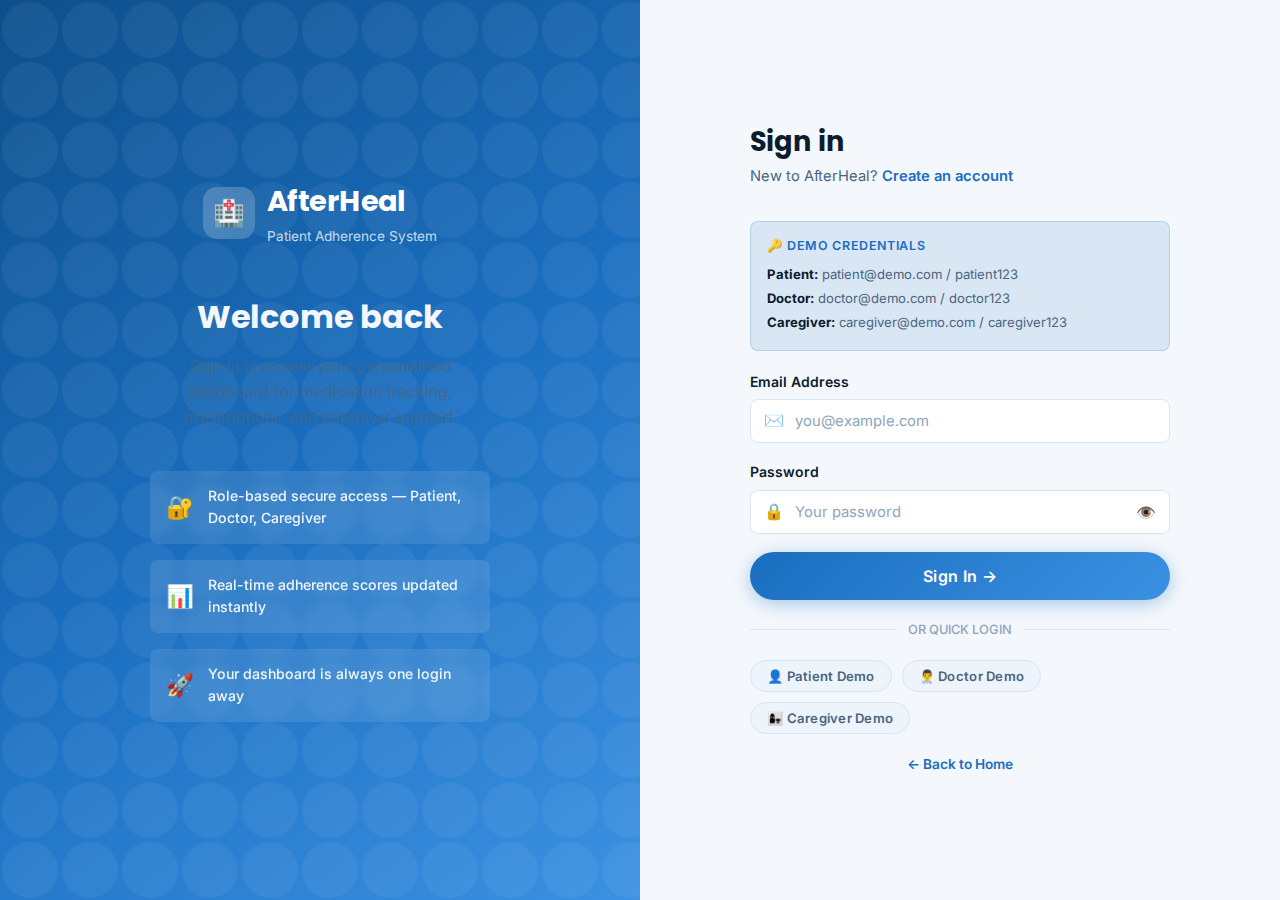
<file: login.html>
<!DOCTYPE html>
<html lang="en">

<head>
    <meta charset="UTF-8">
    <meta name="viewport" content="width=device-width, initial-scale=1.0">
    <title>Login – AfterHeal</title>
    <meta name="description" content="Sign in to AfterHeal and access your role-specific dashboard.">
    <link rel="stylesheet" href="styles/global.css">
    <link rel="stylesheet" href="styles/auth.css">
</head>

<body>
    <div class="auth-page">
        <!-- Brand Panel -->
        <div class="auth-brand">
            <div class="auth-brand-logo">
                <div class="auth-brand-icon">🏥</div>
                <div>
                    <div class="auth-brand-name">AfterHeal</div>
                    <div class="auth-brand-tagline">Patient Adherence System</div>
                </div>
            </div>
            <div class="auth-brand-content">
                <h2>Welcome back</h2>
                <p>Sign in to access your personalised dashboard for medication tracking, prescriptions, and caregiver
                    support.</p>
                <div class="auth-features">
                    <div class="auth-feature-item">
                        <span class="feature-icon">🔐</span>
                        <span class="feature-text">Role-based secure access — Patient, Doctor, Caregiver</span>
                    </div>
                    <div class="auth-feature-item">
                        <span class="feature-icon">📊</span>
                        <span class="feature-text">Real-time adherence scores updated instantly</span>
                    </div>
                    <div class="auth-feature-item">
                        <span class="feature-icon">🚀</span>
                        <span class="feature-text">Your dashboard is always one login away</span>
                    </div>
                </div>
            </div>
        </div>

        <!-- Form Panel -->
        <div class="auth-form-panel">
            <div class="auth-form-card">
                <h2>Sign in</h2>
                <p class="auth-subtitle">New to AfterHeal? <a href="signup.html" class="auth-link">Create an account</a>
                </p>

                <!-- Demo Creds Box -->
                <div class="demo-creds-box">
                    <h4>🔑 DEMO CREDENTIALS</h4>
                    <p><strong>Patient:</strong> patient@demo.com / patient123</p>
                    <p><strong>Doctor:</strong> doctor@demo.com / doctor123</p>
                    <p><strong>Caregiver:</strong> caregiver@demo.com / caregiver123</p>
                </div>

                <!-- Alert -->
                <div class="alert" id="login-alert" role="alert"></div>

                <form id="login-form" novalidate>
                    <!-- Email -->
                    <div class="form-group">
                        <label for="email" class="form-label">Email Address</label>
                        <div class="input-icon-wrap">
                            <span class="input-icon">✉️</span>
                            <input type="email" id="email" class="form-control" placeholder="you@example.com"
                                autocomplete="email" required>
                        </div>
                    </div>

                    <!-- Password -->
                    <div class="form-group">
                        <label for="password" class="form-label">Password</label>
                        <div class="password-wrap input-icon-wrap">
                            <span class="input-icon">🔒</span>
                            <input type="password" id="password" class="form-control" placeholder="Your password"
                                autocomplete="current-password" required>
                            <button type="button" class="password-toggle" id="toggle-pw"
                                aria-label="Toggle password">👁️</button>
                        </div>
                    </div>

                    <button type="submit" class="btn btn-primary btn-full btn-lg" id="login-btn">Sign In →</button>
                </form>

                <div class="auth-divider"><span>OR QUICK LOGIN</span></div>

                <!-- Quick demo login buttons -->
                <div style="display:flex; gap:10px; flex-wrap:wrap;">
                    <button class="btn btn-ghost btn-sm flex-1" id="quick-patient"
                        onclick="quickLogin('patient@demo.com','patient123')">👤 Patient Demo</button>
                    <button class="btn btn-ghost btn-sm flex-1" id="quick-doctor"
                        onclick="quickLogin('doctor@demo.com','doctor123')">👨‍⚕️ Doctor Demo</button>
                    <button class="btn btn-ghost btn-sm flex-1" id="quick-cg"
                        onclick="quickLogin('caregiver@demo.com','caregiver123')">👩‍👧 Caregiver Demo</button>
                </div>

                <div class="auth-form-footer" style="margin-top:20px">
                    <a href="index.html">← Back to Home</a>
                </div>
            </div>
        </div>
    </div>

    <script src="scripts/auth.js"></script>
    <script>
        function quickLogin(email, password) {
            document.getElementById('email').value = email;
            document.getElementById('password').value = password;
            document.getElementById('login-form').dispatchEvent(new Event('submit', { bubbles: true, cancelable: true }));
        }
    </script>
</body>

</html>
</file>
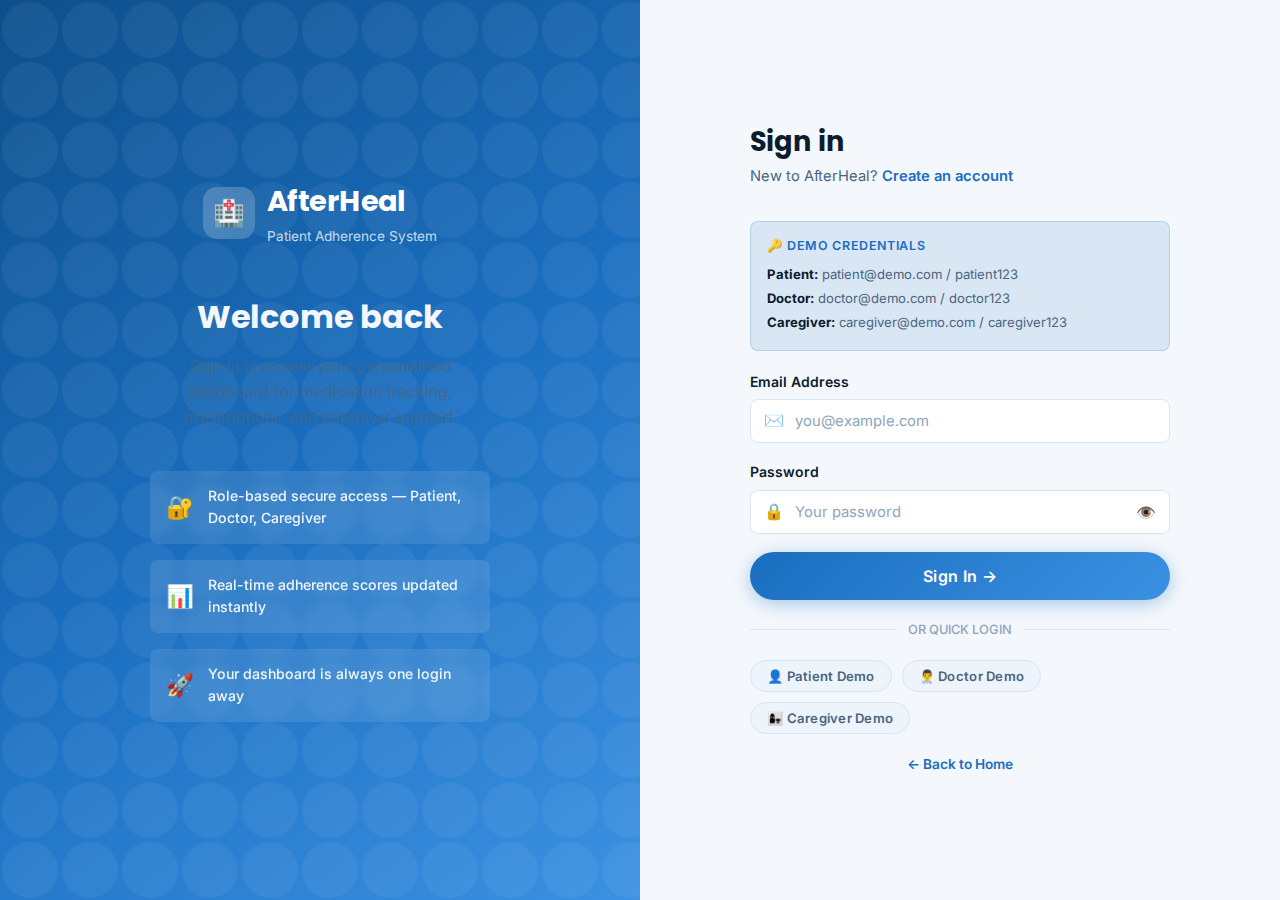
<file: patient-dashboard.html>
<!DOCTYPE html>
<html lang="en">

<head>
    <meta charset="UTF-8">
    <meta name="viewport" content="width=device-width, initial-scale=1.0">
    <title>Patient Dashboard – AfterHeal</title>
    <meta name="description"
        content="Track medications, appointments, missed-dose alerts, and emergency notification system.">
    <link rel="stylesheet" href="styles/global.css">
    <link rel="stylesheet" href="styles/dashboard.css">
    <style>
        /* ── Patient-specific extras ──────────────────────────── */
        .med-overdue {
            border-left: 3px solid var(--poor) !important;
        }

        .overview-alert-banner {
            display: none;
            align-items: center;
            gap: 14px;
            background: linear-gradient(135deg, #FFF3CD, #FFF9E6);
            border: 1.5px solid #F0A500;
            border-radius: var(--radius);
            padding: 16px 20px;
            margin-bottom: 20px;
            color: #7D5A00;
            font-size: 0.9rem;
            line-height: 1.45;
        }

        /* Filter bar */
        .filter-bar {
            display: flex;
            align-items: center;
            gap: 10px;
            flex-wrap: wrap;
            margin-bottom: 16px;
            padding: 12px 16px;
            background: var(--surface2);
            border-radius: var(--radius-sm);
            border: 1px solid var(--border);
        }

        .filter-bar label {
            font-size: 0.82rem;
            color: var(--text-muted);
            font-weight: 600;
            white-space: nowrap;
        }

        .filter-bar select {
            border-radius: var(--radius-sm);
            font-size: 0.85rem;
            padding: 6px 10px;
            border: 1px solid var(--border);
            background: var(--surface);
            color: var(--text-primary);
            min-width: 180px;
        }

        /* Notification bell */
        .notif-bell-wrap {
            position: relative;
            display: inline-flex;
        }

        .notif-bell-btn {
            background: none;
            border: none;
            cursor: pointer;
            font-size: 1.4rem;
            padding: 4px 6px;
            border-radius: var(--radius-sm);
            transition: background .15s;
        }

        .notif-bell-btn:hover {
            background: var(--surface2);
        }

        .notif-badge {
            position: absolute;
            top: -2px;
            right: -2px;
            background: var(--poor);
            color: #fff;
            font-size: 0.62rem;
            font-weight: 800;
            border-radius: 50%;
            width: 17px;
            height: 17px;
            display: none;
            align-items: center;
            justify-content: center;
        }

        .nav-notif-badge {
            display: none;
            background: var(--poor);
            color: #fff;
            font-size: 0.62rem;
            font-weight: 800;
            border-radius: 10px;
            padding: 1px 5px;
            margin-left: 6px;
        }

        /* Notification items */
        .notif-item {
            display: flex;
            align-items: flex-start;
            gap: 12px;
            padding: 14px 16px;
            border-radius: var(--radius-sm);
            border: 1px solid var(--border);
            margin-bottom: 8px;
        }

        .notif-unread {
            background: linear-gradient(135deg, #EBF5FF, #F8FBFF);
        }

        .notif-read {
            background: var(--surface2);
            opacity: .75;
        }

        .notif-icon {
            font-size: 1.4rem;
            flex-shrink: 0;
            margin-top: 2px;
        }

        .notif-body {
            flex: 1;
            min-width: 0;
        }

        .notif-msg {
            font-size: 0.88rem;
            line-height: 1.45;
            margin-bottom: 6px;
        }

        .notif-meta {
            display: flex;
            gap: 8px;
            align-items: center;
            flex-wrap: wrap;
        }

        /* Alert tab bar */
        .alert-tab-bar {
            display: flex;
            gap: 8px;
            margin-bottom: 16px;
            flex-wrap: wrap;
        }

        .alert-tab-btn {
            padding: 7px 18px;
            border: 1.5px solid var(--border);
            border-radius: var(--radius-sm);
            background: var(--surface);
            cursor: pointer;
            font-size: 0.85rem;
            font-weight: 600;
            transition: .15s;
        }

        .alert-tab-btn.active {
            background: var(--primary);
            color: #fff;
            border-color: var(--primary);
        }

        /* Alert log entries */
        .alert-log-entry {
            display: flex;
            gap: 14px;
            padding: 14px 16px;
            border-radius: var(--radius-sm);
            border: 1px solid var(--border);
            margin-bottom: 8px;
            background: var(--surface);
        }

        .log-unack {
            border-left: 3px solid var(--poor);
        }

        .log-ack {
            opacity: .75;
        }

        .log-left {
            font-size: 1.4rem;
            flex-shrink: 0;
        }

        .log-body {
            flex: 1;
            min-width: 0;
        }

        .log-title {
            font-size: 0.9rem;
            font-weight: 600;
            margin-bottom: 4px;
        }

        .log-detail {
            font-size: 0.77rem;
            color: var(--text-muted);
            margin-bottom: 6px;
        }

        .log-status-row {
            display: flex;
            gap: 8px;
            align-items: center;
            flex-wrap: wrap;
        }

        /* Emergency contact cards */
        .ec-card {
            display: flex;
            align-items: center;
            gap: 14px;
            padding: 14px 16px;
            border: 1px solid var(--border);
            border-radius: var(--radius-sm);
            background: var(--surface);
            margin-bottom: 10px;
            transition: box-shadow .15s;
        }

        .ec-card:hover {
            box-shadow: var(--shadow-sm);
        }

        .ec-primary {
            border-left: 3px solid var(--good);
            background: linear-gradient(135deg, #F0FFF8, var(--surface));
        }

        .ec-avatar {
            width: 44px;
            height: 44px;
            border-radius: 50%;
            flex-shrink: 0;
            display: flex;
            align-items: center;
            justify-content: center;
            color: #fff;
            font-weight: 700;
            font-size: 1.1rem;
        }

        .ec-info {
            flex: 1;
        }

        .ec-name {
            font-weight: 700;
            font-size: 0.95rem;
            margin-bottom: 4px;
            display: flex;
            align-items: center;
        }

        .ec-meta {
            display: flex;
            gap: 8px;
            align-items: center;
            flex-wrap: wrap;
        }

        /* Phone error */
        .phone-error {
            font-size: 0.75rem;
            margin-top: 3px;
            min-height: 1.1em;
        }

        /* Caregiver assignment box */
        .caregiver-assign-box {
            background: var(--surface2);
            border: 1px solid var(--border);
            border-radius: var(--radius-sm);
            padding: 16px;
            margin-bottom: 16px;
        }

        /* SMS mode indicator */
        .sms-mode-badge {
            display: inline-flex;
            align-items: center;
            gap: 6px;
            font-size: 0.78rem;
            padding: 4px 12px;
            border-radius: 99px;
            background: #E3F0FF;
            color: #1A6FC4;
            font-weight: 600;
        }
    </style>
</head>

<body class="theme-patient">
    <div class="sidebar-overlay" id="sidebar-overlay"></div>

    <div class="dashboard-shell">
        <!-- ══ SIDEBAR ═════════════════════════════════════════════════════ -->
        <aside class="sidebar" id="sidebar">
            <div class="sidebar-logo">
                <div class="sidebar-logo-icon theme-patient">🏥</div>
                <div>
                    <div class="sidebar-logo-text">AfterHeal</div>
                    <div class="sidebar-logo-sub">Patient Portal</div>
                </div>
            </div>
            <div class="sidebar-user">
                <div class="sidebar-avatar" id="sidebar-avatar" style="background:var(--patient-color)">A</div>
                <div>
                    <div class="sidebar-user-name" id="sidebar-user-name">Patient</div>
                    <div class="sidebar-user-role" id="sidebar-user-role">patient</div>
                </div>
            </div>
            <nav class="sidebar-nav">
                <div class="nav-group-label">My Health</div>
                <button class="nav-link active" data-section="section-overview">
                    <span class="nav-icon">🏠</span> Overview
                </button>
                <button class="nav-link" data-section="section-medications">
                    <span class="nav-icon">💊</span> Medications
                </button>
                <button class="nav-link" data-section="section-appointments">
                    <span class="nav-icon">📅</span> Appointments
                </button>
                <button class="nav-link" data-section="section-alerts">
                    <span class="nav-icon">🔔</span> Alerts &amp; Emergency
                    <span class="nav-notif-badge" id="nav-notif-badge"></span>
                </button>
                <button class="nav-link" data-section="section-summary">
                    <span class="nav-icon">📊</span> Daily Summary
                </button>
            </nav>
            <div class="sidebar-footer">
                <button class="logout-btn"><span>🚪</span> Logout</button>
            </div>
        </aside>

        <!-- ══ MAIN CONTENT ═════════════════════════════════════════════════ -->
        <div class="main-content">
            <header class="topbar">
                <div class="topbar-left">
                    <button class="hamburger-btn" id="hamburger-btn" aria-label="Toggle menu">☰</button>
                    <div>
                        <div class="topbar-title" id="topbar-greeting">Welcome 👋</div>
                        <div class="topbar-subtitle">Patient Dashboard</div>
                    </div>
                </div>
                <div class="topbar-right">
                    <div class="topbar-date" id="topbar-date"></div>
                    <div class="notif-bell-wrap">
                        <button class="notif-bell-btn" id="notif-bell-btn" aria-label="Notifications"
                            onclick="document.querySelector('[data-section=section-alerts]').click()"
                            title="View missed-dose alerts">
                            🔔<span class="notif-badge" id="notif-badge"></span>
                        </button>
                    </div>
                    <button class="btn btn-outline btn-sm logout-btn">Logout</button>
                </div>
            </header>

            <main class="page-content">

                <!-- ────────────────────────── OVERVIEW ───────────────────────── -->
                <section class="dashboard-section" id="section-overview">
                    <div class="page-header">
                        <h2>My Health Overview</h2>
                        <p>Medication adherence, today's schedule, and appointment summary at a glance.</p>
                    </div>

                    <div class="overview-alert-banner" id="overview-alert-banner"></div>

                    <div class="adherence-summary">
                        <div class="pct-big" id="adherence-pct-big">--</div>
                        <div class="pct-label">Overall Adherence Rate</div>
                        <div class="status-pill">Calculating…</div>
                    </div>

                    <div class="stats-grid">
                        <div class="stat-card">
                            <div class="stat-icon stat-icon-green">✅</div>
                            <div class="stat-info">
                                <div class="stat-value" id="stat-today-taken">0</div>
                                <div class="stat-label">Doses Taken Today</div>
                            </div>
                        </div>
                        <div class="stat-card">
                            <div class="stat-icon stat-icon-orange">⏰</div>
                            <div class="stat-info">
                                <div class="stat-value" id="stat-today-upcoming">0</div>
                                <div class="stat-label">Upcoming Today</div>
                            </div>
                        </div>
                        <div class="stat-card">
                            <div class="stat-icon" style="background:#FFE5E5">❌</div>
                            <div class="stat-info">
                                <div class="stat-value" id="stat-today-missed" style="color:var(--poor)">0</div>
                                <div class="stat-label">Missed Today</div>
                            </div>
                        </div>
                        <div class="stat-card">
                            <div class="stat-icon stat-icon-purple">📅</div>
                            <div class="stat-info">
                                <div class="stat-value" id="stat-upcoming">0</div>
                                <div class="stat-label">Upcoming Appointments</div>
                            </div>
                        </div>
                    </div>

                    <div class="card-flat mt-16">
                        <h4 class="mb-8">💡 Adherence Insight</h4>
                        <span id="adherence-insight" class="badge badge-primary">Calculating…</span>
                    </div>
                </section>

                <!-- ──────────────────────── MEDICATIONS ───────────────────────── -->
                <section class="dashboard-section" id="section-medications" style="display:none">
                    <div class="page-header">
                        <h2>My Medications</h2>
                        <p>All prescribed medications. Mark doses as taken. Filter by prescribing doctor.</p>
                    </div>
                    <div class="card-flat mb-16">
                        <div class="flex-between mb-8">
                            <h4>Overall Adherence</h4>
                            <span id="stat-adherence" class="fw-700 text-primary-c">--%</span>
                        </div>
                        <div class="progress-wrap">
                            <div class="progress-bar progress-good" id="adh-bar-main" style="width:0%"></div>
                        </div>
                    </div>
                    <div class="filter-bar">
                        <label for="med-doctor-filter">🏥 Filter by Doctor:</label>
                        <select id="med-doctor-filter" onchange="onMedDoctorFilterChange(this.value)">
                            <option value="">All Doctors</option>
                        </select>
                        <button class="btn btn-ghost btn-sm"
                            onclick="document.getElementById('med-doctor-filter').value='';onMedDoctorFilterChange('')">Clear</button>
                    </div>
                    <div id="med-list">
                        <div class="empty-state">
                            <div class="empty-icon">💊</div>
                            <p>Loading medications…</p>
                        </div>
                    </div>
                </section>

                <!-- ──────────────────────── APPOINTMENTS ──────────────────────── -->
                <section class="dashboard-section" id="section-appointments" style="display:none">
                    <div class="page-header">
                        <h2>My Appointments</h2>
                        <p>Upcoming, missed, and attended appointments. Filter by doctor.</p>
                    </div>
                    <div style="display:grid;grid-template-columns:repeat(3,1fr);gap:14px;margin-bottom:20px">
                        <div class="stat-card">
                            <div class="stat-icon stat-icon-blue">📅</div>
                            <div class="stat-info">
                                <div class="stat-value" id="stat-upcoming2">0</div>
                                <div class="stat-label">Upcoming</div>
                            </div>
                        </div>
                        <div class="stat-card">
                            <div class="stat-icon stat-icon-orange">⚠️</div>
                            <div class="stat-info">
                                <div class="stat-value" id="stat-missed">0</div>
                                <div class="stat-label">Missed</div>
                            </div>
                        </div>
                        <div class="stat-card">
                            <div class="stat-icon stat-icon-green">✅</div>
                            <div class="stat-info">
                                <div class="stat-value" id="stat-attended">0</div>
                                <div class="stat-label">Attended</div>
                            </div>
                        </div>
                    </div>
                    <div class="filter-bar">
                        <label for="appt-doctor-filter">👨‍⚕️ Filter by Doctor:</label>
                        <select id="appt-doctor-filter" onchange="onApptDoctorFilterChange(this.value)">
                            <option value="">All Doctors</option>
                        </select>
                        <button class="btn btn-ghost btn-sm"
                            onclick="document.getElementById('appt-doctor-filter').value='';onApptDoctorFilterChange('')">Clear</button>
                    </div>
                    <div class="tab-bar" data-tab-container>
                        <button class="tab-btn active" data-tab="tab-upcoming">📅 Upcoming</button>
                        <button class="tab-btn" data-tab="tab-missed">⚠️ Missed</button>
                        <button class="tab-btn" data-tab="tab-attended">✅ Attended</button>
                    </div>
                    <div class="tab-panel active" id="tab-upcoming">
                        <div id="upcoming-appts"></div>
                    </div>
                    <div class="tab-panel" id="tab-missed">
                        <div id="missed-appts"></div>
                    </div>
                    <div class="tab-panel" id="tab-attended">
                        <div id="attended-appts"></div>
                    </div>
                </section>

                <!-- ──────────────── ALERTS & EMERGENCY SYSTEM ─────────────────── -->
                <section class="dashboard-section" id="section-alerts" style="display:none">
                    <div class="page-header">
                        <h2>🔔 Alerts &amp; Emergency System</h2>
                        <p>Missed-dose detection, SMS alert logs, emergency contacts, and caregiver assignment.</p>
                    </div>

                    <!-- Stats row -->
                    <div class="stats-grid" style="margin-bottom:20px">
                        <div class="stat-card">
                            <div class="stat-icon stat-icon-orange">🔔</div>
                            <div class="stat-info">
                                <div class="stat-value" id="stat-notif-count">0</div>
                                <div class="stat-label">Total Alerts</div>
                            </div>
                        </div>
                        <div class="stat-card">
                            <div class="stat-icon" style="background:#FFE5E5">📞</div>
                            <div class="stat-info">
                                <div class="stat-value" id="stat-ec-count">0</div>
                                <div class="stat-label">Emergency Contacts</div>
                            </div>
                        </div>
                        <div class="stat-card">
                            <div class="stat-icon" style="background:#E3F0FF">📋</div>
                            <div class="stat-info">
                                <div class="stat-value" id="stat-unack-count" style="color:var(--poor)">0</div>
                                <div class="stat-label">Unacknowledged Logs</div>
                            </div>
                        </div>
                    </div>

                    <!-- SMS gateway mode indicator -->
                    <div style="margin-bottom:16px">
                        <span class="sms-mode-badge">📡 SMS Gateway: Simulation Mode (Twilio/Fast2SMS-ready)</span>
                        <span style="font-size:0.78rem;color:var(--text-muted);margin-left:10px">
                            Switch to real SMS by calling <code>AHSmsGateway.setMode('twilio', config)</code> in
                            console.
                        </span>
                    </div>

                    <!-- Alert sub-tabs: Notifications | Alert History | Emergency Contacts | Caregiver -->
                    <div class="alert-tab-bar">
                        <button class="alert-tab-btn active" data-alert-tab="alert-tab-notifs">🔔 Notifications</button>
                        <button class="alert-tab-btn" data-alert-tab="alert-tab-history">📋 Alert History</button>
                        <button class="alert-tab-btn" data-alert-tab="alert-tab-contacts">📞 Emergency Contacts</button>
                        <button class="alert-tab-btn" data-alert-tab="alert-tab-caregiver">🏥 Caregiver</button>
                    </div>

                    <!-- ── Tab: Notifications ── -->
                    <div class="alert-tab-panel" id="alert-tab-notifs">
                        <div class="card">
                            <div
                                style="display:flex;align-items:center;justify-content:space-between;margin-bottom:16px;flex-wrap:wrap;gap:8px">
                                <h3>Notification Feed</h3>
                                <div style="display:flex;gap:8px">
                                    <button id="btn-mark-all-read" class="btn btn-ghost btn-sm">✓ Mark All Read</button>
                                    <button id="btn-clear-notifs" class="btn btn-danger btn-sm">🗑 Clear All</button>
                                </div>
                            </div>
                            <div id="notif-list">
                                <div class="empty-state">
                                    <div class="empty-icon">🔔</div>
                                    <p>No notifications yet. Missed doses trigger alerts automatically.</p>
                                </div>
                            </div>
                        </div>
                    </div>

                    <!-- ── Tab: Alert History (Audit Trail) ── -->
                    <div class="alert-tab-panel" id="alert-tab-history" style="display:none">
                        <div class="card">
                            <div
                                style="display:flex;align-items:center;justify-content:space-between;margin-bottom:16px;flex-wrap:wrap;gap:8px">
                                <div>
                                    <h3>Alert History &amp; Audit Trail</h3>
                                    <p style="font-size:0.83rem;color:var(--text-muted);margin-top:4px">
                                        Full log of every SMS alert sent. Required for medical accountability.
                                    </p>
                                </div>
                                <button id="btn-ack-all-logs" class="btn btn-ghost btn-sm">✓ Acknowledge All</button>
                            </div>
                            <div id="alert-history-list">
                                <div class="empty-state">
                                    <div class="empty-icon">📋</div>
                                    <p>No alert history yet.</p>
                                </div>
                            </div>
                        </div>
                    </div>

                    <!-- ── Tab: Emergency Contacts ── -->
                    <div class="alert-tab-panel" id="alert-tab-contacts" style="display:none">
                        <div class="card" style="margin-bottom:20px">
                            <h3 style="margin-bottom:8px">📞 Emergency Contacts</h3>
                            <p style="font-size:0.83rem;color:var(--text-muted);margin-bottom:16px">
                                Contacts receive SMS alerts when you miss a dose. Mark one as <strong>Primary</strong>
                                for priority notification.
                            </p>
                            <div id="ec-list"></div>
                        </div>

                        <!-- Add contact form -->
                        <div class="card">
                            <h4 style="margin-bottom:14px">➕ Add New Emergency Contact</h4>
                            <form id="ec-add-form" novalidate>
                                <div style="display:grid;grid-template-columns:1fr 1fr;gap:14px">
                                    <div class="form-group">
                                        <label class="form-label">Full Name <span class="text-poor">*</span></label>
                                        <input id="ec-name" type="text" class="form-control"
                                            placeholder="e.g. Mary Johnson" required>
                                    </div>
                                    <div class="form-group">
                                        <label class="form-label">Relationship</label>
                                        <input id="ec-relation" type="text" class="form-control"
                                            placeholder="e.g. Mother, Spouse, Sibling">
                                    </div>
                                </div>
                                <div class="form-group">
                                    <label class="form-label">Phone Number <span class="text-poor">*</span>
                                        <span style="font-size:0.75rem;color:var(--text-muted);font-weight:400"> (E.g.
                                            +1-555-0101 or +919876543210)</span>
                                    </label>
                                    <input id="ec-phone" type="tel" class="form-control" placeholder="+1-555-0101"
                                        required autocomplete="tel">
                                    <div class="phone-error" id="ec-phone-error"></div>
                                </div>
                                <div class="form-group" style="display:flex;align-items:center;gap:10px">
                                    <input type="checkbox" id="ec-primary" style="width:16px;height:16px">
                                    <label for="ec-primary" style="font-size:0.88rem;cursor:pointer">
                                        Set as <strong>Primary Contact</strong> (notified first)
                                    </label>
                                </div>
                                <button type="submit" class="btn btn-primary">📞 Add Emergency Contact</button>
                            </form>
                        </div>
                    </div>

                    <!-- ── Tab: Caregiver Assignment ── -->
                    <div class="alert-tab-panel" id="alert-tab-caregiver" style="display:none">
                        <div class="card">
                            <h3 style="margin-bottom:8px">🏥 Assign Caregiver</h3>
                            <p style="font-size:0.83rem;color:var(--text-muted);margin-bottom:16px">
                                Your assigned caregiver receives automatic SMS alerts and in-app notifications when you
                                miss a dose.
                            </p>

                            <div class="caregiver-assign-box">
                                <div style="margin-bottom:12px;font-weight:600;font-size:0.88rem">Currently Assigned:
                                </div>
                                <div id="assigned-caregiver-display">
                                    <span style="color:var(--text-muted);font-size:0.85rem">No caregiver assigned
                                        yet.</span>
                                </div>
                            </div>

                            <div style="display:flex;gap:12px;align-items:flex-end;flex-wrap:wrap">
                                <div class="form-group" style="flex:1;min-width:200px;margin-bottom:0">
                                    <label class="form-label">Select Caregiver</label>
                                    <select id="caregiver-assign-select" class="form-control">
                                        <option value="">No Caregiver Assigned</option>
                                    </select>
                                </div>
                                <button id="btn-assign-caregiver" class="btn btn-primary">Assign Caregiver</button>
                            </div>

                            <div
                                style="margin-top:20px;padding:14px;background:var(--surface2);border-radius:var(--radius-sm);font-size:0.83rem;color:var(--text-muted)">
                                <strong>How it works:</strong><br>
                                When you miss a dose (>30 min past scheduled time), AfterHeal automatically:
                                <ol style="margin:8px 0 0 16px;line-height:1.7">
                                    <li>Records a missed-dose notification in your alerts feed</li>
                                    <li>Sends an SMS to all emergency contacts</li>
                                    <li>Sends an SMS and in-app alert to your assigned caregiver</li>
                                    <li>Logs all actions in Alert History for medical accountability</li>
                                </ol>
                            </div>
                        </div>
                    </div>
                </section>

                <!-- ──────────────────────── DAILY SUMMARY ─────────────────────── -->
                <section class="dashboard-section" id="section-summary" style="display:none">
                    <div class="page-header">
                        <h2>Daily Summary</h2>
                        <p>Adherence breakdown and personalised health insights.</p>
                    </div>
                    <div class="adherence-summary">
                        <div class="pct-big" id="adh-pct-big2">--%</div>
                        <div class="pct-label">Overall Adherence</div>
                        <div class="status-pill" id="summary-status-pill">Calculating…</div>
                    </div>
                    <div style="display:grid;grid-template-columns:1fr 1fr;gap:16px;margin-bottom:20px">
                        <div class="card">
                            <h4 class="mb-12">Today's Progress</h4>
                            <div style="display:flex;justify-content:space-between;margin-bottom:8px"><span
                                    style="font-size:0.88rem;color:var(--text-secondary)">Doses Taken</span><span
                                    class="fw-700 text-good" id="sum-taken">-</span></div>
                            <div style="display:flex;justify-content:space-between;margin-bottom:8px"><span
                                    style="font-size:0.88rem;color:var(--text-secondary)">Doses Missed</span><span
                                    class="fw-700 text-poor" id="sum-missed">-</span></div>
                            <div style="display:flex;justify-content:space-between"><span
                                    style="font-size:0.88rem;color:var(--text-secondary)">Upcoming</span><span
                                    class="fw-700 text-moderate" id="sum-upcoming">-</span></div>
                        </div>
                        <div class="card">
                            <h4 class="mb-12">Status Indicator</h4>
                            <div style="font-size:3rem;text-align:center;margin-bottom:8px" id="sum-emoji">📊</div>
                            <div style="text-align:center;font-weight:700;font-size:1.1rem" id="sum-label">-</div>
                            <div style="text-align:center;margin-top:8px"><span id="adherence-insight2"
                                    class="badge badge-primary">-</span></div>
                        </div>
                    </div>
                    <div class="card">
                        <h4 class="mb-16">Adherence Scale</h4>
                        <div style="display:flex;gap:12px;flex-wrap:wrap">
                            <div
                                style="flex:1;min-width:140px;background:var(--good-bg);border-radius:var(--radius-sm);padding:14px;border-left:3px solid var(--good)">
                                <div class="fw-700 text-good mb-4">🟢 Good (≥80%)</div>
                                <div style="font-size:0.82rem;color:var(--text-secondary)">Excellent adherence — keep it
                                    up!</div>
                            </div>
                            <div
                                style="flex:1;min-width:140px;background:var(--mod-bg);border-radius:var(--radius-sm);padding:14px;border-left:3px solid var(--moderate)">
                                <div class="fw-700 text-moderate mb-4">🟡 Moderate (60–79%)</div>
                                <div style="font-size:0.82rem;color:var(--text-secondary)">Set reminders to improve!
                                </div>
                            </div>
                            <div
                                style="flex:1;min-width:140px;background:var(--poor-bg);border-radius:var(--radius-sm);padding:14px;border-left:3px solid var(--poor)">
                                <div class="fw-700 text-poor mb-4">🔴 Poor (&lt;60%)</div>
                                <div style="font-size:0.82rem;color:var(--text-secondary)">Contact your doctor or
                                    caregiver.</div>
                            </div>
                        </div>
                    </div>
                </section>

            </main>
        </div>
    </div>

    <!-- ── Edit Emergency Contact Modal ── -->
    <div class="modal-overlay" id="ec-edit-modal">
        <div class="modal">
            <div class="modal-header">
                <h3>✏️ Edit Emergency Contact</h3>
                <button class="modal-close" onclick="closeEditModal()">&#x2715;</button>
            </div>
            <form id="ec-edit-form" novalidate>
                <input type="hidden" id="ec-edit-id">
                <input type="hidden" id="ec-edit-pid">
                <div style="display:grid;grid-template-columns:1fr 1fr;gap:14px">
                    <div class="form-group">
                        <label class="form-label">Full Name <span class="text-poor">*</span></label>
                        <input id="ec-edit-name" type="text" class="form-control" required>
                    </div>
                    <div class="form-group">
                        <label class="form-label">Relationship</label>
                        <input id="ec-edit-relation" type="text" class="form-control">
                    </div>
                </div>
                <div class="form-group">
                    <label class="form-label">Phone Number <span class="text-poor">*</span></label>
                    <input id="ec-edit-phone" type="tel" class="form-control" autocomplete="tel">
                    <div class="phone-error" id="ec-edit-phone-error"></div>
                </div>
                <div class="form-group" style="display:flex;align-items:center;gap:10px">
                    <input type="checkbox" id="ec-edit-primary" style="width:16px;height:16px">
                    <label for="ec-edit-primary" style="font-size:0.88rem;cursor:pointer">Set as <strong>Primary
                            Contact</strong></label>
                </div>
                <div style="display:flex;gap:10px">
                    <button type="submit" class="btn btn-primary flex-1">💾 Save Changes</button>
                    <button type="button" class="btn btn-ghost" onclick="closeEditModal()">Cancel</button>
                </div>
            </form>
        </div>
    </div>

    <script src="scripts/auth.js"></script>
    <script src="scripts/notifications.js"></script>
    <script src="scripts/patient.js"></script>
    <script>
        document.addEventListener('DOMContentLoaded', () => {
            AH.initTabs();
            // Initialize alert history tab on first open
            document.querySelector('[data-section="section-alerts"]')?.addEventListener('click', () => {
                setTimeout(() => {
                    if (window.AHNotif && AH.getSession()) {
                        AHNotif.renderAlertHistory(AH.getSession().userId);
                    }
                }, 80);
            });
        });
    </script>
</body>

</html>
</file>
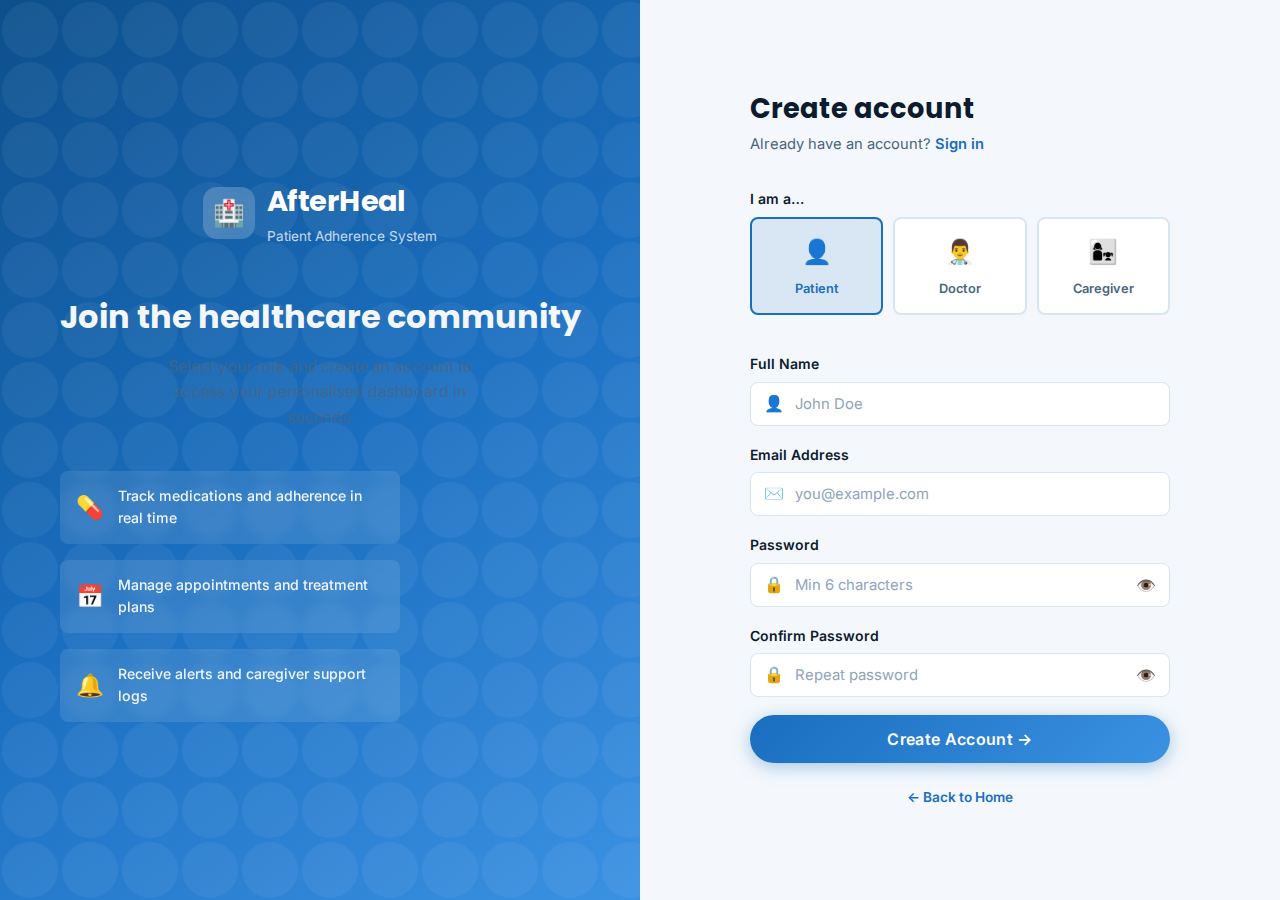
<file: signup.html>
<!DOCTYPE html>
<html lang="en">

<head>
    <meta charset="UTF-8">
    <meta name="viewport" content="width=device-width, initial-scale=1.0">
    <title>Sign Up – AfterHeal</title>
    <meta name="description" content="Create your AfterHeal account as a Patient, Doctor, or Caregiver.">
    <link rel="stylesheet" href="styles/global.css">
    <link rel="stylesheet" href="styles/auth.css">
</head>

<body>
    <div class="auth-page">
        <!-- Brand Panel -->
        <div class="auth-brand">
            <div class="auth-brand-logo">
                <div class="auth-brand-icon">🏥</div>
                <div>
                    <div class="auth-brand-name">AfterHeal</div>
                    <div class="auth-brand-tagline">Patient Adherence System</div>
                </div>
            </div>
            <div class="auth-brand-content">
                <h2>Join the healthcare community</h2>
                <p>Select your role and create an account to access your personalised dashboard in seconds.</p>
                <div class="auth-features">
                    <div class="auth-feature-item">
                        <span class="feature-icon">💊</span>
                        <span class="feature-text">Track medications and adherence in real time</span>
                    </div>
                    <div class="auth-feature-item">
                        <span class="feature-icon">📅</span>
                        <span class="feature-text">Manage appointments and treatment plans</span>
                    </div>
                    <div class="auth-feature-item">
                        <span class="feature-icon">🔔</span>
                        <span class="feature-text">Receive alerts and caregiver support logs</span>
                    </div>
                </div>
            </div>
        </div>

        <!-- Form Panel -->
        <div class="auth-form-panel">
            <div class="auth-form-card">
                <h2>Create account</h2>
                <p class="auth-subtitle">Already have an account? <a href="login.html" class="auth-link">Sign in</a></p>

                <!-- Alert -->
                <div class="alert" id="signup-alert" role="alert"></div>

                <!-- Select Role -->
                <div class="form-group">
                    <label class="form-label">I am a…</label>
                    <div class="role-selector">
                        <input type="radio" name="role" id="role-patient" value="patient" class="role-option" checked>
                        <label for="role-patient" class="role-label"><span class="role-icon">👤</span><span
                                class="role-name">Patient</span></label>

                        <input type="radio" name="role" id="role-doctor" value="doctor" class="role-option">
                        <label for="role-doctor" class="role-label"><span class="role-icon">👨‍⚕️</span><span
                                class="role-name">Doctor</span></label>

                        <input type="radio" name="role" id="role-caregiver" value="caregiver" class="role-option">
                        <label for="role-caregiver" class="role-label"><span class="role-icon">👩‍👧</span><span
                                class="role-name">Caregiver</span></label>
                    </div>
                </div>

                <form id="signup-form" novalidate>
                    <!-- Full Name -->
                    <div class="form-group">
                        <label for="name" class="form-label">Full Name</label>
                        <div class="input-icon-wrap">
                            <span class="input-icon">👤</span>
                            <input type="text" id="name" class="form-control" placeholder="John Doe" autocomplete="name"
                                required>
                        </div>
                    </div>

                    <!-- Email -->
                    <div class="form-group">
                        <label for="email" class="form-label">Email Address</label>
                        <div class="input-icon-wrap">
                            <span class="input-icon">✉️</span>
                            <input type="email" id="email" class="form-control" placeholder="you@example.com"
                                autocomplete="email" required>
                        </div>
                    </div>

                    <!-- Password -->
                    <div class="form-group">
                        <label for="password" class="form-label">Password</label>
                        <div class="password-wrap input-icon-wrap">
                            <span class="input-icon">🔒</span>
                            <input type="password" id="password" class="form-control" placeholder="Min 6 characters"
                                autocomplete="new-password" required>
                            <button type="button" class="password-toggle" id="toggle-pw"
                                aria-label="Toggle password visibility">👁️</button>
                        </div>
                    </div>

                    <!-- Confirm Password -->
                    <div class="form-group">
                        <label for="confirm-password" class="form-label">Confirm Password</label>
                        <div class="password-wrap input-icon-wrap">
                            <span class="input-icon">🔒</span>
                            <input type="password" id="confirm-password" class="form-control"
                                placeholder="Repeat password" autocomplete="new-password" required>
                            <button type="button" class="password-toggle" id="toggle-cpw"
                                aria-label="Toggle confirm password visibility">👁️</button>
                        </div>
                    </div>

                    <button type="submit" class="btn btn-primary btn-full btn-lg" id="signup-btn">Create Account
                        →</button>
                </form>

                <div class="auth-form-footer">
                    <a href="index.html">← Back to Home</a>
                </div>
            </div>
        </div>
    </div>

    <script src="scripts/auth.js"></script>
</body>

</html>
</file>
<file: styles/global.css>
/* ===================================================
   AfterHeal – Global CSS
   Calm medical palette, typography, shared components
=================================================== */

@import url('https://fonts.googleapis.com/css2?family=Inter:wght@300;400;500;600;700;800&family=Poppins:wght@400;500;600;700&display=swap');

/* ── CSS Variables ── */
:root {
  /* Primary Palette */
  --primary:        #1A6EBF;
  --primary-light:  #3B91E2;
  --primary-dark:   #0D4F8C;
  --primary-glass:  rgba(26, 110, 191, 0.12);

  /* Accent */
  --accent:         #00C9A0;
  --accent-light:   #33D9B8;
  --accent-dark:    #00A884;

  /* Role Colours */
  --patient-color:  #3B91E2;
  --doctor-color:   #1A6EBF;
  --caregiver-color:#6C5CE7;

  /* Neutral */
  --bg:             #F4F8FC;
  --surface:        #FFFFFF;
  --surface2:       #EEF4FB;
  --border:         #D8E6F3;
  --shadow:         rgba(26, 110, 191, 0.10);
  --shadow-md:      rgba(26, 110, 191, 0.18);

  /* Text */
  --text-primary:   #0D1B2E;
  --text-secondary: #4A6580;
  --text-muted:     #8FA5BC;
  --text-inv:       #FFFFFF;

  /* Status */
  --good:      #00C9A0;
  --moderate:  #F0A500;
  --poor:      #E74C3C;
  --good-bg:   rgba(0, 201, 160, 0.12);
  --mod-bg:    rgba(240, 165, 0, 0.12);
  --poor-bg:   rgba(231, 76, 60, 0.12);

  /* Spacing & Shape */
  --radius-sm:  8px;
  --radius-md:  14px;
  --radius-lg:  20px;
  --radius-xl:  28px;
  --radius-full:9999px;

  /* Transitions */
  --transition: all 0.25s cubic-bezier(0.4, 0, 0.2, 1);
  --transition-slow: all 0.4s cubic-bezier(0.4, 0, 0.2, 1);
}

/* ── Reset ── */
*, *::before, *::after { box-sizing: border-box; margin: 0; padding: 0; }
html { scroll-behavior: smooth; font-size: 16px; }
body {
  font-family: 'Inter', sans-serif;
  background: var(--bg);
  color: var(--text-primary);
  line-height: 1.6;
  min-height: 100vh;
  -webkit-font-smoothing: antialiased;
}
a { color: inherit; text-decoration: none; }
ul, ol { list-style: none; }
img { max-width: 100%; display: block; }
button { cursor: pointer; font-family: inherit; }
input, select, textarea { font-family: inherit; }

/* ── Typography ── */
h1 { font-family: 'Poppins', sans-serif; font-size: clamp(1.8rem, 4vw, 2.8rem); font-weight: 700; line-height: 1.2; }
h2 { font-family: 'Poppins', sans-serif; font-size: clamp(1.4rem, 3vw, 2rem);   font-weight: 600; line-height: 1.3; }
h3 { font-size: 1.15rem; font-weight: 600; }
h4 { font-size: 0.95rem; font-weight: 600; text-transform: uppercase; letter-spacing: 0.05em; color: var(--text-muted); }
p  { color: var(--text-secondary); }

/* ── Buttons ── */
.btn {
  display: inline-flex; align-items: center; justify-content: center; gap: 8px;
  padding: 11px 24px; border-radius: var(--radius-full); font-size: 0.92rem;
  font-weight: 600; border: none; transition: var(--transition); cursor: pointer;
  white-space: nowrap; letter-spacing: 0.02em;
}
.btn-primary {
  background: linear-gradient(135deg, var(--primary), var(--primary-light));
  color: var(--text-inv);
  box-shadow: 0 4px 18px rgba(26,110,191,0.35);
}
.btn-primary:hover { transform: translateY(-2px); box-shadow: 0 6px 24px rgba(26,110,191,0.45); }
.btn-accent {
  background: linear-gradient(135deg, var(--accent), var(--accent-light));
  color: var(--text-inv);
  box-shadow: 0 4px 18px rgba(0,201,160,0.35);
}
.btn-accent:hover { transform: translateY(-2px); box-shadow: 0 6px 24px rgba(0,201,160,0.45); }
.btn-outline {
  background: transparent; color: var(--primary);
  border: 2px solid var(--primary);
}
.btn-outline:hover { background: var(--primary-glass); transform: translateY(-1px); }
.btn-ghost {
  background: var(--surface2); color: var(--text-secondary); border: 1px solid var(--border);
}
.btn-ghost:hover { background: var(--border); color: var(--text-primary); }
.btn-danger { background: var(--poor-bg); color: var(--poor); border: 1px solid rgba(231,76,60,0.3); }
.btn-danger:hover { background: rgba(231,76,60,0.22); }
.btn-sm { padding: 7px 16px; font-size: 0.82rem; }
.btn-lg { padding: 14px 32px; font-size: 1rem; }
.btn-full { width: 100%; }
.btn:disabled { opacity: 0.5; cursor: not-allowed; transform: none !important; }

/* ── Cards ── */
.card {
  background: var(--surface); border-radius: var(--radius-md); border: 1px solid var(--border);
  box-shadow: 0 2px 12px var(--shadow); padding: 24px; transition: var(--transition);
}
.card:hover { box-shadow: 0 6px 28px var(--shadow-md); transform: translateY(-2px); }
.card-flat { background: var(--surface); border-radius: var(--radius-md); border: 1px solid var(--border); padding: 20px; }
.card-glass {
  background: rgba(255,255,255,0.7); backdrop-filter: blur(12px);
  border-radius: var(--radius-md); border: 1px solid rgba(255,255,255,0.5);
  box-shadow: 0 8px 32px var(--shadow); padding: 24px;
}

/* ── Badges ── */
.badge {
  display: inline-flex; align-items: center; gap: 4px;
  padding: 4px 12px; border-radius: var(--radius-full);
  font-size: 0.75rem; font-weight: 600; letter-spacing: 0.03em;
}
.badge-primary  { background: var(--primary-glass); color: var(--primary); }
.badge-good     { background: var(--good-bg);  color: var(--good); }
.badge-moderate { background: var(--mod-bg);   color: var(--moderate); }
.badge-poor     { background: var(--poor-bg);  color: var(--poor); }
.badge-caregiver{ background: rgba(108,92,231,0.12); color: var(--caregiver-color); }

/* ── Progress bar ── */
.progress-wrap { background: var(--surface2); border-radius: var(--radius-full); height: 10px; overflow: hidden; }
.progress-bar  { height: 100%; border-radius: var(--radius-full); transition: width 0.6s ease; }
.progress-good     { background: linear-gradient(90deg, var(--good), #33D9B8); }
.progress-moderate { background: linear-gradient(90deg, var(--moderate), #F9C74F); }
.progress-poor     { background: linear-gradient(90deg, var(--poor), #FF7675); }

/* ── Form elements ── */
.form-group { display: flex; flex-direction: column; gap: 6px; margin-bottom: 18px; }
.form-label { font-size: 0.875rem; font-weight: 600; color: var(--text-primary); }
.form-control {
  width: 100%; padding: 12px 16px; border: 1.5px solid var(--border);
  border-radius: var(--radius-sm); font-size: 0.93rem;
  background: var(--surface); color: var(--text-primary);
  transition: var(--transition); outline: none;
}
.form-control:focus { border-color: var(--primary); box-shadow: 0 0 0 3px rgba(26,110,191,0.12); }
.form-control::placeholder { color: var(--text-muted); }
select.form-control { appearance: none; background-image: url("data:image/svg+xml,%3Csvg xmlns='http://www.w3.org/2000/svg' width='16' height='16' fill='%234A6580' viewBox='0 0 16 16'%3E%3Cpath d='M7.247 11.14 2.451 5.658C1.885 5.013 2.345 4 3.204 4h9.592a1 1 0 0 1 .753 1.659l-4.796 5.48a1 1 0 0 1-1.506 0z'/%3E%3C/svg%3E"); background-repeat: no-repeat; background-position: right 14px center; padding-right: 40px; }

/* ── Alerts ── */
.alert { padding: 14px 18px; border-radius: var(--radius-sm); font-size: 0.88rem; font-weight: 500; margin-bottom: 16px; display: flex; align-items: center; gap: 10px; }
.alert-error   { background: var(--poor-bg);  color: var(--poor);     border-left: 3px solid var(--poor);     }
.alert-success { background: var(--good-bg);  color: var(--good);     border-left: 3px solid var(--good);     }
.alert-warning { background: var(--mod-bg);   color: var(--moderate); border-left: 3px solid var(--moderate); }
.alert-info    { background: var(--primary-glass); color: var(--primary); border-left: 3px solid var(--primary); }
.alert { display: none; }
.alert.show { display: flex; }

/* ── Stat Card ── */
.stat-card {
  background: var(--surface); border-radius: var(--radius-md); border: 1px solid var(--border);
  padding: 20px 24px; display: flex; align-items: flex-start; gap: 16px;
  box-shadow: 0 2px 12px var(--shadow); transition: var(--transition);
}
.stat-card:hover { box-shadow: 0 6px 24px var(--shadow-md); transform: translateY(-2px); }
.stat-icon {
  width: 48px; height: 48px; border-radius: var(--radius-sm);
  display: flex; align-items: center; justify-content: center;
  font-size: 1.4rem; flex-shrink: 0;
}
.stat-icon-blue   { background: var(--primary-glass); }
.stat-icon-green  { background: var(--good-bg); }
.stat-icon-orange { background: var(--mod-bg); }
.stat-icon-purple { background: rgba(108,92,231,0.12); }
.stat-info { flex: 1; }
.stat-value { font-size: 1.7rem; font-weight: 700; line-height: 1; margin-bottom: 4px; }
.stat-label { font-size: 0.82rem; color: var(--text-muted); font-weight: 500; }

/* ── Section titles ── */
.section-title { display: flex; align-items: center; justify-content: space-between; margin-bottom: 18px; }
.section-title h3 { font-size: 1.1rem; font-weight: 700; }

/* ── Empty State ── */
.empty-state { text-align: center; padding: 40px 20px; color: var(--text-muted); }
.empty-state .empty-icon { font-size: 3rem; margin-bottom: 12px; }
.empty-state p { font-size: 0.9rem; }

/* ── Toast notification ── */
.toast {
  position: fixed; bottom: 24px; right: 24px; z-index: 9999;
  background: var(--text-primary); color: #fff;
  padding: 14px 20px; border-radius: var(--radius-md);
  font-size: 0.88rem; font-weight: 500;
  box-shadow: 0 8px 32px rgba(0,0,0,0.22);
  transform: translateY(100px); opacity: 0;
  transition: var(--transition-slow); max-width: 320px;
  display: flex; align-items: center; gap: 10px;
}
.toast.show { transform: translateY(0); opacity: 1; }
.toast.toast-success { background: var(--good); }
.toast.toast-error   { background: var(--poor); }
.toast.toast-warning { background: var(--moderate); }

/* ── Modal ── */
.modal-overlay {
  position: fixed; inset: 0; background: rgba(13,27,46,0.55);
  backdrop-filter: blur(4px); z-index: 1000;
  display: flex; align-items: center; justify-content: center;
  padding: 20px; opacity: 0; pointer-events: none; transition: var(--transition);
}
.modal-overlay.open { opacity: 1; pointer-events: all; }
.modal {
  background: var(--surface); border-radius: var(--radius-lg);
  padding: 32px; width: 100%; max-width: 480px;
  box-shadow: 0 20px 60px rgba(0,0,0,0.2);
  transform: scale(0.93); transition: var(--transition);
}
.modal-overlay.open .modal { transform: scale(1); }
.modal-header { display: flex; align-items: center; justify-content: space-between; margin-bottom: 24px; }
.modal-header h3 { font-size: 1.15rem; font-weight: 700; }
.modal-close { background: none; border: none; font-size: 1.4rem; color: var(--text-muted); cursor: pointer; padding: 4px 8px; border-radius: 6px; transition: var(--transition); }
.modal-close:hover { background: var(--surface2); color: var(--text-primary); }

/* ── Divider ── */
.divider { height: 1px; background: var(--border); margin: 20px 0; }

/* ── Scrollbar ── */
::-webkit-scrollbar { width: 6px; height: 6px; }
::-webkit-scrollbar-track { background: transparent; }
::-webkit-scrollbar-thumb { background: var(--border); border-radius: 4px; }
::-webkit-scrollbar-thumb:hover { background: var(--text-muted); }

/* ── Utility ── */
.text-good     { color: var(--good); }
.text-moderate { color: var(--moderate); }
.text-poor     { color: var(--poor); }
.text-primary-c { color: var(--primary); }
.text-muted    { color: var(--text-muted); }
.fw-600 { font-weight: 600; }
.fw-700 { font-weight: 700; }
.mt-4 { margin-top: 4px; } .mt-8 { margin-top: 8px; } .mt-12 { margin-top: 12px; }
.mt-16 { margin-top: 16px; } .mt-24 { margin-top: 24px; }
.mb-4 { margin-bottom: 4px; } .mb-8 { margin-bottom: 8px; }
.mb-16 { margin-bottom: 16px; } .mb-24 { margin-bottom: 24px; }
.flex { display: flex; } .flex-center { display: flex; align-items: center; justify-content: center; }
.flex-between { display: flex; align-items: center; justify-content: space-between; }
.gap-8  { gap: 8px; }  .gap-12 { gap: 12px; } .gap-16 { gap: 16px; }
.grid-2 { display: grid; grid-template-columns: repeat(2, 1fr); gap: 16px; }
.grid-3 { display: grid; grid-template-columns: repeat(3, 1fr); gap: 16px; }
.grid-4 { display: grid; grid-template-columns: repeat(4, 1fr); gap: 16px; }
.w-full { width: 100%; }

/* ── Responsive ── */
@media (max-width: 768px) {
  .grid-4 { grid-template-columns: repeat(2, 1fr); }
  .grid-3 { grid-template-columns: repeat(2, 1fr); }
  .grid-2 { grid-template-columns: 1fr; }
}
@media (max-width: 480px) {
  .grid-4, .grid-3, .grid-2 { grid-template-columns: 1fr; }
}

/* ── Animations ── */
@keyframes fadeInUp {
  from { opacity: 0; transform: translateY(20px); }
  to   { opacity: 1; transform: translateY(0); }
}
@keyframes pulse {
  0%, 100% { opacity: 1; }
  50%       { opacity: 0.6; }
}
@keyframes spin {
  to { transform: rotate(360deg); }
}
.animate-in { animation: fadeInUp 0.45s ease forwards; }
.pulse { animation: pulse 2s infinite; }
</file>
<file: styles/dashboard.css>
/* ===================================================
   AfterHeal – Dashboard Layout CSS (shared)
=================================================== */

/* ── Shell ── */
.dashboard-shell {
    display: flex;
    min-height: 100vh;
    background: var(--bg);
}

/* ── Sidebar ── */
.sidebar {
    width: 256px;
    flex-shrink: 0;
    background: var(--surface);
    border-right: 1px solid var(--border);
    display: flex;
    flex-direction: column;
    position: fixed;
    top: 0;
    left: 0;
    height: 100vh;
    z-index: 100;
    transition: transform 0.3s cubic-bezier(0.4, 0, 0.2, 1);
}

.sidebar-logo {
    display: flex;
    align-items: center;
    gap: 10px;
    padding: 22px 22px 18px;
    border-bottom: 1px solid var(--border);
}

.sidebar-logo-icon {
    width: 40px;
    height: 40px;
    border-radius: 10px;
    display: flex;
    align-items: center;
    justify-content: center;
    font-size: 1.2rem;
}

.sidebar-logo-text {
    font-family: 'Poppins', sans-serif;
    font-weight: 700;
    font-size: 1.1rem;
}

.sidebar-logo-sub {
    font-size: 0.7rem;
    color: var(--text-muted);
    font-weight: 500;
}

.sidebar-user {
    display: flex;
    align-items: center;
    gap: 10px;
    padding: 16px 20px;
    border-bottom: 1px solid var(--border);
    background: var(--surface2);
}

.sidebar-avatar {
    width: 38px;
    height: 38px;
    border-radius: 50%;
    display: flex;
    align-items: center;
    justify-content: center;
    font-size: 1rem;
    font-weight: 700;
    color: #fff;
    flex-shrink: 0;
}

.sidebar-user-name {
    font-size: 0.88rem;
    font-weight: 600;
}

.sidebar-user-role {
    font-size: 0.74rem;
    color: var(--text-muted);
    text-transform: capitalize;
}

.sidebar-nav {
    flex: 1;
    overflow-y: auto;
    padding: 14px 12px;
}

.nav-group-label {
    font-size: 0.7rem;
    font-weight: 700;
    text-transform: uppercase;
    letter-spacing: 0.08em;
    color: var(--text-muted);
    padding: 10px 10px 4px;
    margin-top: 8px;
}

.nav-link {
    display: flex;
    align-items: center;
    gap: 12px;
    padding: 11px 12px;
    border-radius: var(--radius-sm);
    font-size: 0.875rem;
    font-weight: 500;
    color: var(--text-secondary);
    transition: var(--transition);
    margin-bottom: 2px;
    cursor: pointer;
    border: none;
    background: none;
    width: 100%;
    text-align: left;
}

.nav-link .nav-icon {
    font-size: 1.1rem;
    width: 22px;
    text-align: center;
    flex-shrink: 0;
}

.nav-link:hover {
    background: var(--surface2);
    color: var(--text-primary);
}

.nav-link.active {
    background: var(--primary-glass);
    color: var(--primary);
    font-weight: 600;
}

.nav-link.active .nav-icon {
    color: var(--primary);
}

.nav-badge {
    margin-left: auto;
    min-width: 20px;
    height: 20px;
    background: var(--poor);
    color: #fff;
    border-radius: var(--radius-full);
    font-size: 0.7rem;
    font-weight: 700;
    display: flex;
    align-items: center;
    justify-content: center;
    padding: 0 5px;
}

.sidebar-footer {
    padding: 14px 12px;
    border-top: 1px solid var(--border);
}

.logout-btn {
    display: flex;
    align-items: center;
    gap: 10px;
    width: 100%;
    padding: 11px 12px;
    border-radius: var(--radius-sm);
    background: none;
    border: none;
    cursor: pointer;
    font-size: 0.875rem;
    font-weight: 500;
    color: var(--poor);
    transition: var(--transition);
}

.logout-btn:hover {
    background: var(--poor-bg);
}

/* ── Main content ── */
.main-content {
    margin-left: 256px;
    flex: 1;
    display: flex;
    flex-direction: column;
    min-height: 100vh;
}

/* ── Top bar ── */
.topbar {
    background: var(--surface);
    border-bottom: 1px solid var(--border);
    padding: 0 28px;
    height: 64px;
    display: flex;
    align-items: center;
    justify-content: space-between;
    position: sticky;
    top: 0;
    z-index: 90;
}

.topbar-left {
    display: flex;
    align-items: center;
    gap: 12px;
}

.topbar-title {
    font-size: 1.05rem;
    font-weight: 700;
}

.topbar-subtitle {
    font-size: 0.82rem;
    color: var(--text-muted);
}

.topbar-right {
    display: flex;
    align-items: center;
    gap: 12px;
}

.topbar-date {
    font-size: 0.82rem;
    color: var(--text-muted);
}

.hamburger-btn {
    display: none;
    background: none;
    border: none;
    cursor: pointer;
    padding: 8px;
    border-radius: var(--radius-sm);
    color: var(--text-secondary);
    font-size: 1.3rem;
    transition: var(--transition);
}

.hamburger-btn:hover {
    background: var(--surface2);
}

/* ── Page content ── */
.page-content {
    padding: 28px;
    flex: 1;
}

.page-header {
    margin-bottom: 28px;
}

.page-header h2 {
    font-size: 1.5rem;
    font-weight: 700;
    margin-bottom: 4px;
}

.page-header p {
    font-size: 0.9rem;
    color: var(--text-secondary);
}

/* ── Panel / Tab system ── */
.tab-bar {
    display: flex;
    gap: 4px;
    background: var(--surface2);
    border: 1px solid var(--border);
    border-radius: var(--radius-sm);
    padding: 4px;
    margin-bottom: 24px;
    width: fit-content;
}

.tab-btn {
    padding: 9px 20px;
    border-radius: 6px;
    border: none;
    background: none;
    font-size: 0.875rem;
    font-weight: 500;
    color: var(--text-secondary);
    cursor: pointer;
    transition: var(--transition);
    white-space: nowrap;
}

.tab-btn.active {
    background: var(--surface);
    color: var(--primary);
    font-weight: 600;
    box-shadow: 0 1px 6px var(--shadow);
}

.tab-panel {
    display: none;
}

.tab-panel.active {
    display: block;
    animation: fadeInUp 0.3s ease;
}

/* ── Medication card ── */
.med-card {
    background: var(--surface);
    border: 1px solid var(--border);
    border-radius: var(--radius-md);
    padding: 18px 20px;
    display: flex;
    align-items: center;
    gap: 16px;
    transition: var(--transition);
    margin-bottom: 12px;
}

.med-card:hover {
    box-shadow: 0 4px 20px var(--shadow);
    transform: translateY(-1px);
}

.med-icon {
    width: 46px;
    height: 46px;
    border-radius: 12px;
    background: var(--primary-glass);
    color: var(--primary);
    display: flex;
    align-items: center;
    justify-content: center;
    font-size: 1.3rem;
    flex-shrink: 0;
}

.med-info {
    flex: 1;
}

.med-name {
    font-size: 0.97rem;
    font-weight: 700;
    margin-bottom: 3px;
}

.med-detail {
    font-size: 0.8rem;
    color: var(--text-muted);
}

.med-actions {
    display: flex;
    gap: 8px;
    align-items: center;
    flex-shrink: 0;
}

.taken-badge {
    display: flex;
    align-items: center;
    gap: 5px;
    font-size: 0.8rem;
    font-weight: 600;
    color: var(--good);
    background: var(--good-bg);
    padding: 6px 12px;
    border-radius: var(--radius-full);
}

/* ── Appointment card ── */
.appt-card {
    background: var(--surface);
    border: 1px solid var(--border);
    border-radius: var(--radius-md);
    padding: 16px 20px;
    display: flex;
    align-items: center;
    gap: 16px;
    transition: var(--transition);
    margin-bottom: 10px;
}

.appt-card:hover {
    box-shadow: 0 4px 20px var(--shadow);
}

.appt-date-box {
    min-width: 54px;
    height: 54px;
    border-radius: var(--radius-sm);
    background: var(--primary-glass);
    display: flex;
    flex-direction: column;
    align-items: center;
    justify-content: center;
    flex-shrink: 0;
}

.appt-day {
    font-size: 1.4rem;
    font-weight: 800;
    line-height: 1;
    color: var(--primary);
}

.appt-month {
    font-size: 0.68rem;
    font-weight: 600;
    color: var(--primary);
    text-transform: uppercase;
}

.appt-info {
    flex: 1;
}

.appt-name {
    font-size: 0.95rem;
    font-weight: 700;
    margin-bottom: 3px;
}

.appt-sub {
    font-size: 0.8rem;
    color: var(--text-muted);
}

.appt-card.missed .appt-date-box {
    background: var(--poor-bg);
}

.appt-card.missed .appt-day,
.appt-card.missed .appt-month {
    color: var(--poor);
}

/* ── Patient row (Doctor view) ── */
.patient-row {
    display: flex;
    align-items: center;
    gap: 14px;
    background: var(--surface);
    border: 1px solid var(--border);
    border-radius: var(--radius-md);
    padding: 16px 20px;
    margin-bottom: 10px;
    transition: var(--transition);
}

.patient-row:hover {
    box-shadow: 0 4px 20px var(--shadow);
    transform: translateY(-1px);
}

.patient-avatar {
    width: 42px;
    height: 42px;
    border-radius: 50%;
    display: flex;
    align-items: center;
    justify-content: center;
    font-size: 1rem;
    font-weight: 700;
    color: #fff;
    flex-shrink: 0;
}

.patient-info {
    flex: 1;
}

.patient-name {
    font-size: 0.95rem;
    font-weight: 700;
    margin-bottom: 3px;
}

.patient-email {
    font-size: 0.78rem;
    color: var(--text-muted);
}

.patient-adherence {
    text-align: right;
    flex-shrink: 0;
    min-width: 100px;
}

.adherence-pct {
    font-size: 1.1rem;
    font-weight: 800;
}

/* ── Support log ── */
.log-entry {
    background: var(--surface);
    border: 1px solid var(--border);
    border-radius: var(--radius-sm);
    padding: 14px 18px;
    margin-bottom: 10px;
    transition: var(--transition);
}

.log-entry:hover {
    box-shadow: 0 2px 12px var(--shadow);
}

.log-entry-header {
    display: flex;
    align-items: center;
    justify-content: space-between;
    margin-bottom: 6px;
}

.log-entry-caregiver {
    font-size: 0.82rem;
    font-weight: 600;
    color: var(--caregiver-color);
}

.log-entry-time {
    font-size: 0.76rem;
    color: var(--text-muted);
}

.log-entry-note {
    font-size: 0.88rem;
    color: var(--text-secondary);
}

/* ── Alert banner ── */
.alert-banner {
    display: flex;
    align-items: center;
    gap: 12px;
    background: var(--poor-bg);
    border: 1px solid rgba(231, 76, 60, 0.25);
    border-radius: var(--radius-sm);
    padding: 14px 18px;
    margin-bottom: 12px;
}

.alert-banner .banner-icon {
    font-size: 1.3rem;
    flex-shrink: 0;
}

.alert-banner .banner-text {
    font-size: 0.875rem;
}

.alert-banner .banner-text strong {
    color: var(--poor);
}

/* ── Adherence Summary Widget ── */
.adherence-summary {
    background: linear-gradient(135deg, var(--primary-dark), var(--primary));
    border-radius: var(--radius-lg);
    padding: 28px 32px;
    color: #fff;
    position: relative;
    overflow: hidden;
    margin-bottom: 24px;
}

.adherence-summary::after {
    content: '💊';
    position: absolute;
    right: 28px;
    top: 50%;
    transform: translateY(-50%);
    font-size: 5rem;
    opacity: 0.15;
}

.adherence-summary .pct-big {
    font-size: 3.5rem;
    font-weight: 800;
    line-height: 1;
}

.adherence-summary .pct-label {
    font-size: 0.9rem;
    opacity: 0.8;
    margin-bottom: 16px;
}

.adherence-summary .status-pill {
    display: inline-flex;
    align-items: center;
    gap: 6px;
    background: rgba(255, 255, 255, 0.2);
    padding: 6px 14px;
    border-radius: var(--radius-full);
    backdrop-filter: blur(4px);
    font-size: 0.85rem;
    font-weight: 600;
}

/* ── Sidebar overlay (mobile) ── */
.sidebar-overlay {
    display: none;
    position: fixed;
    inset: 0;
    background: rgba(0, 0, 0, 0.4);
    z-index: 99;
    backdrop-filter: blur(2px);
}

/* ── Role-specific accent theming ── */
.theme-patient {
    --role-color: var(--patient-color);
}

.theme-doctor {
    --role-color: var(--doctor-color);
}

.theme-caregiver {
    --role-color: var(--caregiver-color);
}

.sidebar-logo-icon.theme-patient {
    background: rgba(59, 145, 226, 0.15);
    color: var(--patient-color);
}

.sidebar-logo-icon.theme-doctor {
    background: var(--primary-glass);
    color: var(--primary);
}

.sidebar-logo-icon.theme-caregiver {
    background: rgba(108, 92, 231, 0.15);
    color: var(--caregiver-color);
}

/* ── Prescription form panel ── */
.form-panel {
    background: var(--surface);
    border: 1px solid var(--border);
    border-radius: var(--radius-md);
    padding: 24px;
}

.form-panel h3 {
    font-size: 1.05rem;
    font-weight: 700;
    margin-bottom: 20px;
    padding-bottom: 12px;
    border-bottom: 1px solid var(--border);
}

/* ── Quick stats grid ── */
.stats-grid {
    display: grid;
    grid-template-columns: repeat(4, 1fr);
    gap: 16px;
    margin-bottom: 28px;
}

@media (max-width: 1100px) {
    .stats-grid {
        grid-template-columns: repeat(2, 1fr);
    }
}

@media (max-width: 600px) {
    .stats-grid {
        grid-template-columns: 1fr;
    }
}

/* ── Responsive sidebar ── */
@media (max-width: 900px) {
    .sidebar {
        transform: translateX(-100%);
    }

    .sidebar.open {
        transform: translateX(0);
        box-shadow: 8px 0 40px rgba(0, 0, 0, 0.15);
    }

    .main-content {
        margin-left: 0;
    }

    .hamburger-btn {
        display: flex;
        align-items: center;
        justify-content: center;
    }

    .sidebar-overlay.open {
        display: block;
    }

    .page-content {
        padding: 20px 16px;
    }
}
</file>
<file: styles/auth.css>
/* ===================================================
   AfterHeal – Auth Pages CSS (login.html, signup.html)
=================================================== */

.auth-page {
    min-height: 100vh;
    display: grid;
    grid-template-columns: 1fr 1fr;
    background: var(--bg);
}

/* ── Left Panel (Brand) ── */
.auth-brand {
    background: linear-gradient(145deg, var(--primary-dark) 0%, var(--primary) 50%, var(--primary-light) 100%);
    display: flex;
    flex-direction: column;
    align-items: center;
    justify-content: center;
    padding: 60px 48px;
    position: relative;
    overflow: hidden;
    color: #fff;
}

.auth-brand::before {
    content: '';
    position: absolute;
    inset: 0;
    background: url("data:image/svg+xml,%3Csvg width='60' height='60' viewBox='0 0 60 60' xmlns='http://www.w3.org/2000/svg'%3E%3Cg fill='none' fill-rule='evenodd'%3E%3Cg fill='%23ffffff' fill-opacity='0.05'%3E%3Ccircle cx='30' cy='30' r='28'/%3E%3C/g%3E%3C/g%3E%3C/svg%3E");
    background-size: 60px 60px;
}

.auth-brand-logo {
    display: flex;
    align-items: center;
    gap: 12px;
    margin-bottom: 48px;
    position: relative;
}

.auth-brand-icon {
    width: 52px;
    height: 52px;
    background: rgba(255, 255, 255, 0.2);
    border-radius: 14px;
    display: flex;
    align-items: center;
    justify-content: center;
    font-size: 1.6rem;
    backdrop-filter: blur(8px);
}

.auth-brand-name {
    font-family: 'Poppins', sans-serif;
    font-size: 1.8rem;
    font-weight: 700;
    letter-spacing: -0.02em;
}

.auth-brand-tagline {
    font-size: 0.85rem;
    opacity: 0.75;
    font-weight: 400;
    margin-top: 2px;
}

.auth-brand-content {
    text-align: center;
    position: relative;
}

.auth-brand-content h2 {
    font-size: 2rem;
    font-weight: 700;
    margin-bottom: 16px;
    opacity: 0.95;
}

.auth-brand-content p {
    font-size: 1rem;
    opacity: 0.75;
    max-width: 340px;
    margin: 0 auto 40px;
}

.auth-features {
    display: flex;
    flex-direction: column;
    gap: 16px;
    text-align: left;
    max-width: 340px;
}

.auth-feature-item {
    display: flex;
    align-items: center;
    gap: 14px;
    background: rgba(255, 255, 255, 0.1);
    border-radius: var(--radius-sm);
    padding: 14px 16px;
    backdrop-filter: blur(4px);
}

.auth-feature-item .feature-icon {
    font-size: 1.4rem;
}

.auth-feature-item .feature-text {
    font-size: 0.88rem;
    font-weight: 500;
    opacity: 0.92;
}

/* ── Right Panel (Form) ── */
.auth-form-panel {
    display: flex;
    flex-direction: column;
    align-items: center;
    justify-content: center;
    padding: 48px 60px;
    overflow-y: auto;
}

.auth-form-card {
    width: 100%;
    max-width: 420px;
    animation: fadeInUp 0.5s ease;
}

.auth-form-card h2 {
    font-size: 1.7rem;
    font-weight: 700;
    margin-bottom: 6px;
}

.auth-form-card .auth-subtitle {
    color: var(--text-secondary);
    font-size: 0.92rem;
    margin-bottom: 32px;
}

.auth-form-card .auth-subtitle .auth-link {
    color: var(--primary);
    font-weight: 600;
    transition: var(--transition);
}

.auth-form-card .auth-subtitle .auth-link:hover {
    color: var(--primary-dark);
    text-decoration: underline;
}

.role-selector {
    display: grid;
    grid-template-columns: repeat(3, 1fr);
    gap: 10px;
    margin-bottom: 20px;
}

.role-option {
    display: none;
}

.role-label {
    display: flex;
    flex-direction: column;
    align-items: center;
    gap: 8px;
    padding: 14px 8px;
    border-radius: var(--radius-sm);
    border: 2px solid var(--border);
    background: var(--surface);
    cursor: pointer;
    transition: var(--transition);
    text-align: center;
}

.role-label .role-icon {
    font-size: 1.5rem;
}

.role-label .role-name {
    font-size: 0.8rem;
    font-weight: 600;
    color: var(--text-secondary);
}

.role-option:checked+.role-label {
    border-color: var(--primary);
    background: var(--primary-glass);
    color: var(--primary);
}

.role-option:checked+.role-label .role-name {
    color: var(--primary);
}

.auth-divider {
    display: flex;
    align-items: center;
    gap: 12px;
    margin: 20px 0;
}

.auth-divider span {
    font-size: 0.8rem;
    color: var(--text-muted);
    font-weight: 500;
}

.auth-divider::before,
.auth-divider::after {
    content: '';
    flex: 1;
    height: 1px;
    background: var(--border);
}

.input-icon-wrap {
    position: relative;
}

.input-icon-wrap .form-control {
    padding-left: 44px;
}

.input-icon-wrap .input-icon {
    position: absolute;
    left: 14px;
    top: 50%;
    transform: translateY(-50%);
    color: var(--text-muted);
    font-size: 1rem;
    pointer-events: none;
}

.password-wrap {
    position: relative;
}

.password-wrap .form-control {
    padding-right: 44px;
}

.password-toggle {
    position: absolute;
    right: 14px;
    top: 50%;
    transform: translateY(-50%);
    background: none;
    border: none;
    color: var(--text-muted);
    cursor: pointer;
    font-size: 1rem;
    transition: var(--transition);
}

.password-toggle:hover {
    color: var(--primary);
}

.auth-form-footer {
    margin-top: 24px;
    text-align: center;
    font-size: 0.85rem;
    color: var(--text-muted);
}

.auth-form-footer a {
    color: var(--primary);
    font-weight: 600;
}

.demo-creds-box {
    background: var(--primary-glass);
    border: 1px solid rgba(26, 110, 191, 0.2);
    border-radius: var(--radius-sm);
    padding: 14px 16px;
    margin-bottom: 20px;
}

.demo-creds-box h4 {
    font-size: 0.78rem;
    text-transform: uppercase;
    letter-spacing: 0.05em;
    color: var(--primary);
    margin-bottom: 8px;
}

.demo-creds-box p {
    font-size: 0.82rem;
    color: var(--text-secondary);
    margin-bottom: 3px;
}

.demo-creds-box strong {
    color: var(--text-primary);
}

/* ── Responsive ── */
@media (max-width: 900px) {
    .auth-page {
        grid-template-columns: 1fr;
    }

    .auth-brand {
        display: none;
    }

    .auth-form-panel {
        padding: 40px 24px;
    }
}
</file>
